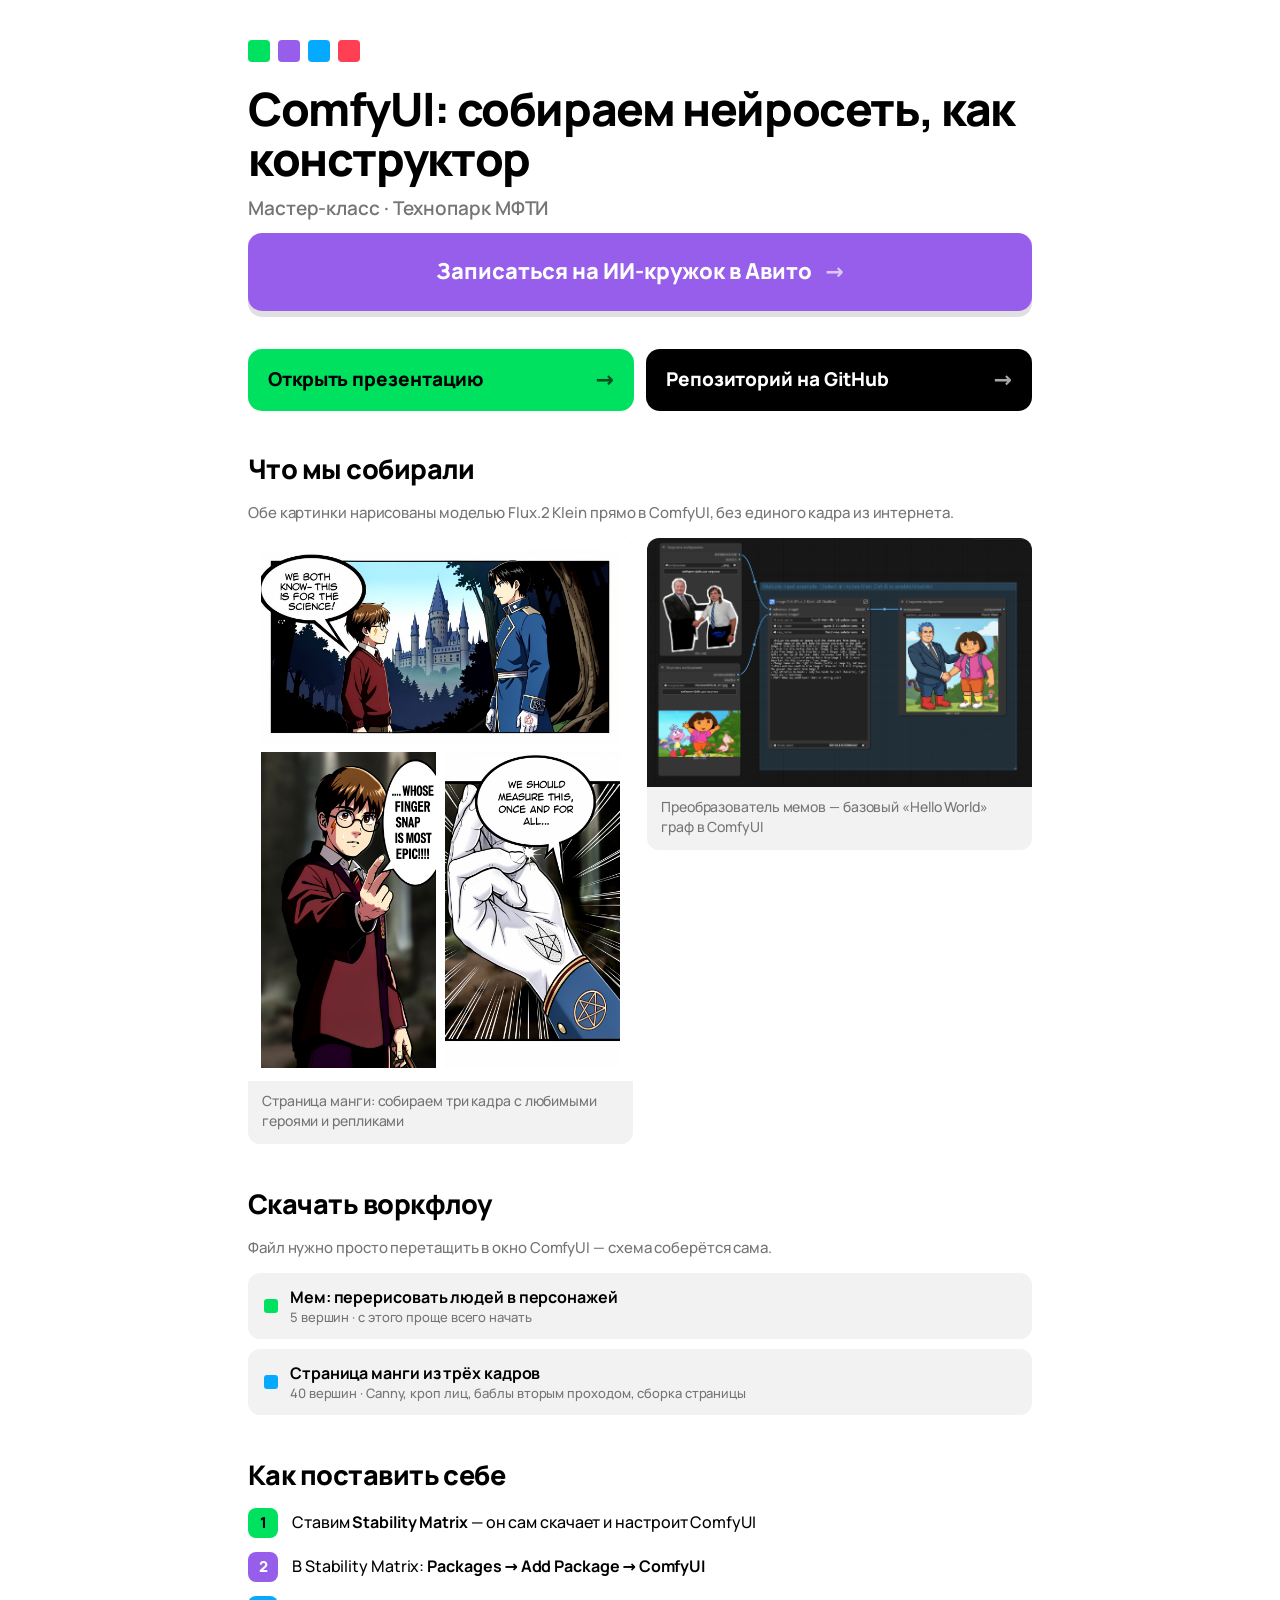
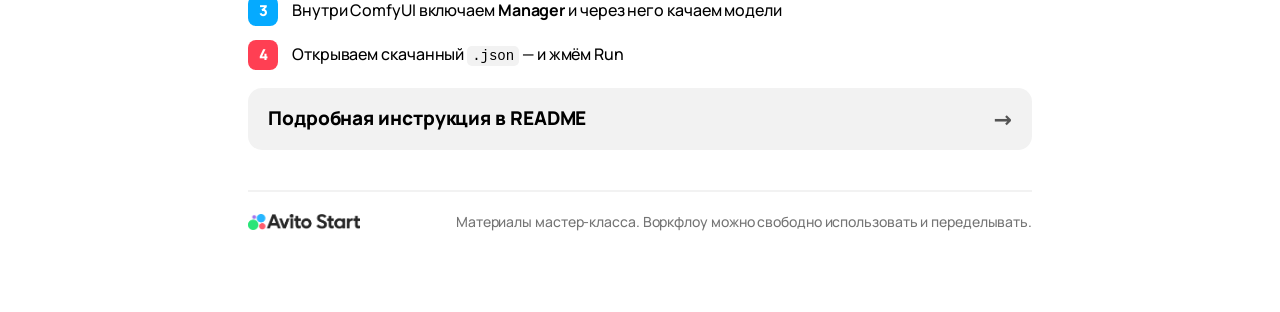
<file: index.html>
<!doctype html>
<html lang="ru">
<head>
<meta charset="utf-8">
<meta name="viewport" content="width=device-width, initial-scale=1">
<title>ComfyUI: собираем нейросеть, как конструктор</title>
<meta name="description" content="Материалы мастер-класса по ComfyUI для школьников: презентация, воркфлоу и инструкция по установке. Технопарк МФТИ.">
<meta name="theme-color" content="#00e160">
<link rel="icon" href="assets/favicon.svg" type="image/svg+xml">

<link rel="stylesheet" href="presentation/fonts/manrope.css">
<style>
:root{
  --black:#000;
  --white:#fff;
  --green:#00e160;
  --purple:#965eeb;
  --blue:#05aaff;
  --red:#ff3f53;
  --grey:#757575;
  --paper:#f2f2f2;
  --green-tint:#c9ffbf;
  --purple-tint:#dfcef3;
  --blue-tint:#badafc;
  --red-tint:#f8c1c6;
}

*{box-sizing:border-box}
html{-webkit-text-size-adjust:100%}
body{
  margin:0;
  background:var(--white);
  color:var(--black);
  font-family:"Manrope","Segoe UI",system-ui,-apple-system,sans-serif;
  font-size:17px;
  font-weight:500;
  line-height:1.45;
  letter-spacing:-.005em;
  -webkit-font-smoothing:antialiased;
}

img{max-width:100%;display:block}
a{color:inherit}

.wrap{
  width:100%;
  max-width:840px;
  margin:0 auto;
  padding:22px 18px 64px;
}

/* ---------- шапка ---------- */

.chips{display:flex;gap:8px;margin-bottom:22px}
.chips i{width:22px;height:22px;border-radius:4px;display:block}
.chips i:nth-child(1){background:var(--green)}
.chips i:nth-child(2){background:var(--purple)}
.chips i:nth-child(3){background:var(--blue)}
.chips i:nth-child(4){background:var(--red)}

h1{
  font-size:32px;
  font-weight:800;
  line-height:1.08;
  letter-spacing:-.03em;
  margin:0 0 12px;
}

.sub{
  margin:0 0 26px;
  font-size:17px;
  font-weight:600;
  color:var(--grey);
}

/* ---------- кнопки ---------- */

.actions{
  display:flex;
  flex-direction:column;
  gap:12px;
  margin-bottom:38px;
}

.btn{
  display:flex;
  align-items:center;
  justify-content:space-between;
  gap:14px;
  min-height:62px;
  padding:16px 20px;
  border-radius:14px;
  font-size:19px;
  font-weight:800;
  text-decoration:none;
  line-height:1.15;
  transition:transform .12s ease, filter .12s ease;
}

.btn:active{transform:scale(.985)}

.btn .arrow{font-size:22px;flex:0 0 auto;opacity:.65}

.btn.primary{background:var(--green);color:var(--black)}

/* большая кнопка записи на ИИ-кружок */
.cta-row{margin:10px 0 38px}
.btn.cta{
  width:100%;
  min-height:78px;
  justify-content:center;
  background:var(--purple);
  color:var(--white);
  font-size:22px;
  padding:20px 34px;
  box-shadow:0 6px 0 rgba(0,0,0,.12);
}
.btn.cta:hover{filter:brightness(1.06)}
.btn.secondary{background:var(--black);color:var(--white)}
.btn.ghost{background:var(--paper);color:var(--black)}

/* ---------- секции ---------- */

section{margin-bottom:40px}

h2{
  font-size:23px;
  font-weight:800;
  letter-spacing:-.02em;
  margin:0 0 14px;
}

p{margin:0 0 14px}
p:last-child{margin-bottom:0}

.muted{color:var(--grey)}
.small{font-size:15px}

/* ---------- галерея ---------- */

.gallery{
  display:grid;
  grid-template-columns:1fr;
  gap:14px;
}

.shot{
  border-radius:12px;
  overflow:hidden;
  background:var(--paper);
}

.shot img{width:100%;height:auto}

.shot .cap{
  padding:10px 14px 12px;
  font-size:14px;
  color:var(--grey);
}

/* ---------- список файлов ---------- */

.files{
  list-style:none;
  margin:0;
  padding:0;
  display:flex;
  flex-direction:column;
  gap:10px;
}

.files a{
  display:flex;
  align-items:center;
  gap:12px;
  padding:14px 16px;
  border-radius:12px;
  background:var(--paper);
  text-decoration:none;
  font-weight:700;
  min-height:56px;
}

.files a .what{font-size:16px;line-height:1.25}
.files a .what small{
  display:block;
  font-size:13px;
  font-weight:500;
  color:var(--grey);
  margin-top:2px;
}

.dot{width:14px;height:14px;border-radius:3px;flex:0 0 auto}
.dot.green{background:var(--green)}
.dot.purple{background:var(--purple)}
.dot.blue{background:var(--blue)}
.dot.red{background:var(--red)}

/* ---------- шаги установки ---------- */

.steps{
  list-style:none;
  margin:0 0 18px;
  padding:0;
  counter-reset:s;
  display:flex;
  flex-direction:column;
  gap:14px;
}

.steps li{
  counter-increment:s;
  display:flex;
  gap:14px;
  align-items:flex-start;
}

.steps li::before{
  content:counter(s);
  flex:0 0 auto;
  width:30px;height:30px;
  border-radius:8px;
  background:var(--black);
  color:var(--white);
  font-size:15px;
  font-weight:800;
  display:flex;align-items:center;justify-content:center;
}

.steps li:nth-child(1)::before{background:var(--green);color:var(--black)}
.steps li:nth-child(2)::before{background:var(--purple)}
.steps li:nth-child(3)::before{background:var(--blue)}
.steps li:nth-child(4)::before{background:var(--red)}

.steps .txt{padding-top:3px;font-size:16px}

code{
  font-family:ui-monospace,"Cascadia Mono",Consolas,monospace;
  font-size:.88em;
  background:var(--paper);
  border-radius:5px;
  padding:.12em .36em;
}

/* ---------- футер ---------- */

footer{
  border-top:2px solid var(--paper);
  padding-top:20px;
  display:flex;
  flex-direction:column;
  gap:14px;
}

footer img{width:112px;opacity:.85}

footer .note{font-size:14px;color:var(--grey)}

/* ---------- планшет и десктоп ---------- */

@media (min-width:640px){
  body{font-size:18px}
  .wrap{padding:40px 28px 80px}
  h1{font-size:46px}
  .sub{font-size:19px}
  .actions{flex-direction:row}
  .actions .btn{flex:1 1 0}
  h2{font-size:27px}
  .gallery{grid-template-columns:1fr 1fr;align-items:start}
  footer{flex-direction:row;align-items:center;justify-content:space-between}
}

@media (prefers-reduced-motion:reduce){
  .btn{transition:none}
}
</style>
</head>
<body>

<div class="wrap">

  <header>
    <div class="chips"><i></i><i></i><i></i><i></i></div>
    <h1>ComfyUI: собираем нейросеть, как конструктор</h1>
    <p class="sub">Мастер-класс &middot; Технопарк МФТИ</p>
  </header>

  <div class="cta-row">
    <a class="btn cta" href="https://kapitsa.center/club/ii-kruzhok-ot-avito/" target="_blank" rel="noopener">
      <span>Записаться на ИИ-кружок в Авито</span>
      <span class="arrow" aria-hidden="true">&rarr;</span>
    </a>
  </div>

  <div class="actions">
    <a class="btn primary" href="presentation.html">
      <span>Открыть презентацию</span>
      <span class="arrow" aria-hidden="true">&rarr;</span>
    </a>
    <a class="btn secondary" href="#" data-url="repoUrl">
      <span>Репозиторий на GitHub</span>
      <span class="arrow" aria-hidden="true">&rarr;</span>
    </a>
  </div>

  <section>
    <h2>Что мы собирали</h2>
    <p class="muted small">Обе картинки нарисованы моделью Flux.2&nbsp;Klein прямо в ComfyUI, без единого кадра из интернета.</p>
    <div class="gallery">
      <figure class="shot" style="margin:0">
        <img src="assets/final_page.png" alt="Готовая страница манги из трёх кадров" loading="lazy">
        <figcaption class="cap">Страница манги: собираем три кадра с любимыми героями и репликами</figcaption>
      </figure>
      <figure class="shot" style="margin:0">
        <img src="ComfyUI_Workflows/screenshots/meme_generation_workflow.png" alt="Воркфлоу генерации мема в ComfyUI" loading="lazy">
        <figcaption class="cap">Преобразователь мемов &mdash; базовый &laquo;Hello World&raquo; граф в ComfyUI</figcaption>
      </figure>
    </div>
  </section>

  <section>
    <h2>Скачать воркфлоу</h2>
    <p class="muted small">Файл нужно просто перетащить в окно ComfyUI&nbsp;&mdash; схема соберётся сама.</p>
    <ul class="files">
      <li>
        <a href="ComfyUI_Workflows/meme_generation_example_workflow.json" download>
          <span class="dot green"></span>
          <span class="what">Мем: перерисовать людей в персонажей
            <small>5 вершин &middot; с этого проще всего начать</small>
          </span>
        </a>
      </li>
      <li>
        <a href="ComfyUI_Workflows/manga_page_3_panels_v2.json" download>
          <span class="dot blue"></span>
          <span class="what">Страница манги из трёх кадров
            <small>40 вершин &middot; Canny, кроп лиц, баблы вторым проходом, сборка страницы</small>
          </span>
        </a>
      </li>
    </ul>
  </section>

  <section>
    <h2>Как поставить себе</h2>
    <ol class="steps">
      <li><span class="txt">Ставим <b>Stability Matrix</b>&nbsp;&mdash; он сам скачает и настроит ComfyUI</span></li>
      <li><span class="txt">В Stability Matrix: <b>Packages &rarr; Add Package &rarr; ComfyUI</b></span></li>
      <li><span class="txt">Внутри ComfyUI включаем <b>Manager</b> и через него качаем модели</span></li>
      <li><span class="txt">Открываем скачанный <code>.json</code>&nbsp;&mdash; и жмём Run</span></li>
    </ol>
    <a class="btn ghost" href="#" data-url="repoUrl">
      <span>Подробная инструкция в README</span>
      <span class="arrow" aria-hidden="true">&rarr;</span>
    </a>
  </section>

  <footer>
    <img src="assets/avito-start-logo.png" alt="Avito Start">
    <p class="note">Материалы мастер-класса. Воркфлоу можно свободно использовать и переделывать.</p>
  </footer>

</div>

<script src="config.js"></script>
<script>
  // подставляем ссылки из config.js
  document.querySelectorAll('[data-url]').forEach(function (el) {
    var cfg = window.WORKSHOP || {};
    var url = cfg[el.getAttribute('data-url')];
    if (url) { el.href = url; }
  });
</script>
</body>
</html>
</file>
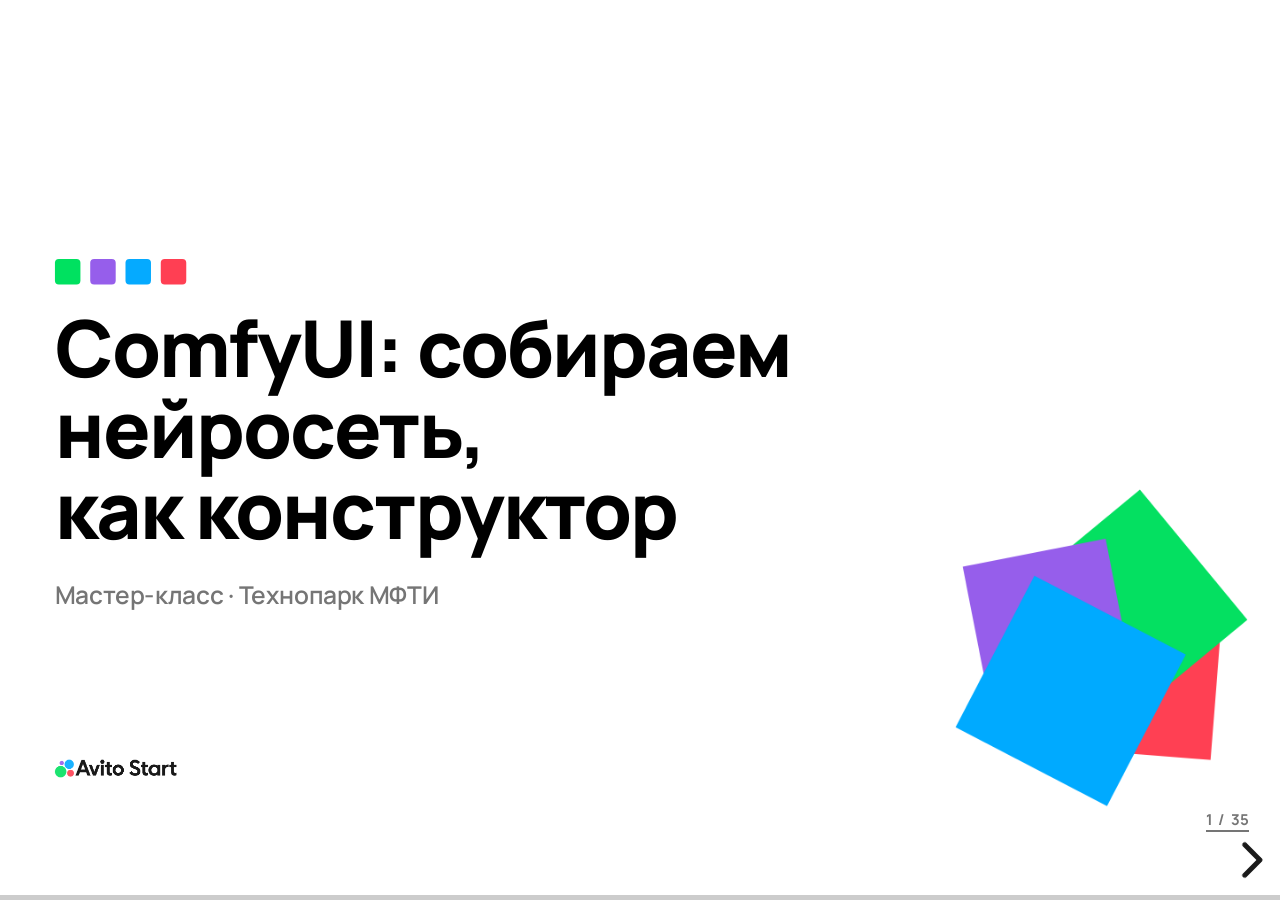
<file: presentation.html>
<!doctype html>
<html lang="ru">
<head>
<meta charset="utf-8">
<meta name="viewport" content="width=device-width, initial-scale=1, maximum-scale=1, user-scalable=no">
<title>ComfyUI: собираем нейросеть, как конструктор</title>
<meta name="description" content="Мастер-класс по ComfyUI для школьников. Технопарк МФТИ.">
<link rel="icon" href="assets/favicon.svg" type="image/svg+xml">

<link rel="stylesheet" href="presentation/reveal/dist/reset.css">
<link rel="stylesheet" href="presentation/reveal/dist/reveal.css">
<link rel="stylesheet" href="presentation/css/avito-start.css">
</head>
<body>

<div class="reveal">
<div class="slides">

<!-- ======================================================================
     ВСТУПЛЕНИЕ
     ====================================================================== -->

<!-- 1. Титул -->
<section class="title-slide">
  <div class="chiprow">
    <span class="chip green"></span>
    <span class="chip purple"></span>
    <span class="chip blue"></span>
    <span class="chip red"></span>
  </div>
  <h1>ComfyUI: собираем нейросеть,<br>как конструктор</h1>
  <p class="subtitle">Мастер-класс &middot; Технопарк МФТИ</p>
  <div class="pinwheel"></div>
  <aside class="notes">
    Поздороваться. Сегодня ничего ставить не нужно — всё показываю сам,
    ссылка на материалы будет в конце по QR.
  </aside>
</section>

<!-- 2. Вопрос в зал -->
<section class="hero">
  <div class="deco" style="right:-70px;bottom:-70px;width:440px">
    <img src="assets/template/confetti.png" alt="">
  </div>
  <p class="huge">Сколько будет корень из двух?</p>
  <aside class="notes">
    Дать залу 10–15 секунд. Кто-то скажет «1,41». Спросить: а как вы это узнали?
    Ответ — запомнили. Компьютер не запоминал: он находит это заново каждый раз.
    Переходим к демо.
  </aside>
</section>

<!-- 3. Живое демо: градиентный спуск -->
<section class="demo bare" data-background-color="#f5f7fb">
  <iframe data-src="presentation/demos/gradient.html?embed=1"
          title="Интерактивное демо: градиентный спуск ищет корень из двух"
          allowfullscreen></iframe>
  <aside class="notes">
    Начальная догадка 2.5 — жмём «Сделать шаг» несколько раз, число ползёт к 1.414.
    Потом ломаем: η = 0.15 — точку выбрасывает. η = 0.002 — ползёт вечно.
    Вывод: длина шага решает всё. Это и есть обучение.
  </aside>
</section>

<!-- 4. Вывод из демо -->
<section>
  <h2>Так учится любая нейросеть</h2>
  <div class="cards c3">
    <div class="card filled green">
      <img class="icon" src="assets/template/rocket.png" alt="">
      <div class="cap">Попробовала</div>
    </div>
    <div class="card filled red">
      <img class="icon" src="assets/template/thumb-down.png" alt="">
      <div class="cap">Промахнулась</div>
    </div>
    <div class="card filled blue">
      <img class="icon" src="assets/template/thumb-up.png" alt="">
      <div class="cap">Подвинулась ближе</div>
    </div>
  </div>
  <aside class="notes">
    Тот же цикл, что был на экране, только вместо одного числа x — миллиарды.
    Спросить: сколько шагов мы сделали до 1.41? А теперь представьте миллионы.
  </aside>
</section>

<!-- 6. Программа ИИ-кружка: титул -->
<section style="justify-content:center">
  <h1 style="margin-bottom:64px">ИИ-кружок<br>от Авито</h1>
  <p class="lead" style="max-width:540px">Работай с данными, обучай модели и решай
  олимпиадные задачи вместе с&nbsp;действующими ML-инженерами
  и&nbsp;специалистами по&nbsp;ИИ в&nbsp;Авито</p>
  <div style="position:absolute;right:60px;top:50%;transform:translateY(-50%);width:400px;height:430px">
    <img src="assets/program/img/image8.png" alt=""
         style="width:100%;border:none;box-shadow:none;background:none;margin:0">
    <span style="position:absolute;right:0;top:44px;background:var(--blue);padding:6px 16px;font-size:21px;font-weight:800;transform:rotate(-3deg)">Бесплатно</span>
    <span style="position:absolute;left:-20px;top:200px;background:var(--red);padding:6px 16px;font-size:21px;font-weight:800;transform:rotate(-3deg)">Обучение до&nbsp;2-х лет</span>
    <span style="position:absolute;left:-46px;bottom:70px;background:var(--green);padding:6px 16px;font-size:21px;font-weight:800;transform:rotate(2deg)">3&nbsp;школы-партнёра</span>
  </div>
</section>

<!-- 7. Программа ИИ-кружка: что тебя ждёт -->
<section>
  <h2>Что тебя ждёт</h2>
  <div class="cards c2">
    <div class="card">
      <img class="icon" src="assets/program/img/image6.png" alt="">
      <div class="cap">Разбор решений с&nbsp;инженерами</div>
      <div class="txt">Наши эксперты поделятся опытом и&nbsp;помогут разобраться с&nbsp;основными вопросами</div>
    </div>
    <div class="card">
      <img class="icon" src="assets/program/img/image15.png" alt="">
      <div class="cap">Защита своих решений</div>
      <div class="txt">Объясняй ход мысли, сравнивай подходы и&nbsp;обсуждай решения с&nbsp;преподавателями и&nbsp;участниками</div>
    </div>
    <div class="card">
      <img class="icon" src="assets/program/img/image12.png" alt="">
      <div class="cap">Участие в&nbsp;сборах и&nbsp;интенсивах</div>
      <div class="txt">Командные задачи и&nbsp;другие активности&nbsp;&mdash; чтобы больше практиковаться, общаться и&nbsp;заводить новых друзей</div>
    </div>
    <div class="card">
      <img class="icon" src="assets/program/img/image11.png" alt="">
      <div class="cap">Выход за&nbsp;рамки кружка</div>
      <div class="txt">При поддержке Авито участники смогут ездить на&nbsp;олимпиады, конференции и&nbsp;другие мероприятия</div>
    </div>
  </div>
</section>

<!-- 8. Программа ИИ-кружка: кому подойдёт -->
<section>
  <h2>Подойдёт ученикам</h2>
  <div class="split" style="align-items:center">
    <div class="txtcol" style="display:flex;flex-direction:column;justify-content:center;gap:36px">
      <div style="display:flex;gap:18px;align-items:flex-start">
        <img src="assets/program/img/image6.png" alt=""
             style="width:36px;margin:4px 0 0;border:none;box-shadow:none;background:none">
        <div style="font-size:25px;font-weight:600;line-height:1.35">9&ndash;11 классов, желающим углубиться в&nbsp;машинное обучение</div>
      </div>
      <div style="display:flex;gap:18px;align-items:flex-start">
        <img src="assets/program/img/image6.png" alt=""
             style="width:36px;margin:4px 0 0;border:none;box-shadow:none;background:none">
        <div style="font-size:25px;font-weight:600;line-height:1.35">Знакомым с&nbsp;Python, комбинаторикой и&nbsp;теорией вероятностей</div>
      </div>
      <div style="display:flex;gap:18px;align-items:flex-start">
        <img src="assets/program/img/image6.png" alt=""
             style="width:36px;margin:4px 0 0;border:none;box-shadow:none;background:none">
        <div style="font-size:25px;font-weight:600;line-height:1.35">Интересующимся олимпиадами по&nbsp;ИИ</div>
      </div>
    </div>
    <div class="pic"><img src="assets/program/img/image16.png" alt="Ученик за партой"></div>
  </div>
</section>

<!-- 9. Программа ИИ-кружка: что узнаешь на занятиях -->
<section>
  <h2>Что узнаешь на&nbsp;занятиях</h2>
  <div class="steps">
    <div class="step" style="align-items:center">
      <div class="n">1</div>
      <div class="body"><div class="cap">Математика для&nbsp;ML</div>
      <div class="txt">Производные, градиентный спуск и&nbsp;основы обучения моделей</div></div>
    </div>
    <div class="step" style="align-items:center">
      <div class="n">2</div>
      <div class="body"><div class="cap">Работа с&nbsp;данными</div>
      <div class="txt">EDA, поиск закономерностей, очистка и&nbsp;подготовка датасетов</div></div>
    </div>
    <div class="step" style="align-items:center">
      <div class="n">3</div>
      <div class="body"><div class="cap">Классический ML</div>
      <div class="txt">Регрессия, классификация, кластеризация, деревья решений и&nbsp;ансамбли</div></div>
    </div>
    <div class="step" style="align-items:center">
      <div class="n">4</div>
      <div class="body"><div class="cap">Нейросети</div>
      <div class="txt">Механика нейросетей, PyTorch и&nbsp;первые модели</div></div>
    </div>
    <div class="step" style="align-items:center">
      <div class="n">5</div>
      <div class="body"><div class="cap">Современный ИИ</div>
      <div class="txt">Компьютерное зрение, генерация контента и&nbsp;задачи продвинутого уровня</div></div>
    </div>
  </div>
</section>

<!-- 10. Программа ИИ-кружка: как проходит обучение -->
<section>
  <h2>Как проходит обучение</h2>
  <div style="position:absolute;right:-70px;bottom:-130px;width:420px;height:420px;background:var(--blue-tint);transform:rotate(14deg)"></div>
  <div style="position:absolute;right:10px;bottom:-70px;width:300px;height:300px;background:var(--blue);transform:rotate(14deg)"></div>
  <div class="cards c3" style="position:relative">
    <div class="card">
      <div style="display:flex;gap:14px;align-items:center">
        <div style="width:46px;height:46px;border-radius:9px;background:var(--green);display:flex;align-items:center;justify-content:center;font-size:23px;font-weight:800;flex:0 0 auto">1.</div>
        <div class="cap">Бесплатно</div>
      </div>
      <div class="txt">Участие в&nbsp;ИИ-кружке бесплатное</div>
    </div>
    <div class="card">
      <div style="display:flex;gap:14px;align-items:center">
        <div style="width:46px;height:46px;border-radius:9px;background:var(--green);display:flex;align-items:center;justify-content:center;font-size:23px;font-weight:800;flex:0 0 auto">2.</div>
        <div class="cap">Продолжительность</div>
      </div>
      <div class="txt">Для учеников 9&ndash;10 классов&nbsp;&mdash; 2&nbsp;учебных года, для 11-классников&nbsp;&mdash; 1&nbsp;год</div>
    </div>
    <div class="card">
      <div style="display:flex;gap:14px;align-items:center">
        <div style="width:46px;height:46px;border-radius:9px;background:var(--green);display:flex;align-items:center;justify-content:center;font-size:23px;font-weight:800;flex:0 0 auto">3.</div>
        <div class="cap">6&ndash;7 часов в&nbsp;неделю</div>
      </div>
      <div class="txt">2&nbsp;занятия по&nbsp;1,5&nbsp;часа и&nbsp;3&ndash;4&nbsp;часа&nbsp;&mdash; на&nbsp;самостоятельную работу</div>
    </div>
    <div class="card">
      <div style="display:flex;gap:14px;align-items:center">
        <div style="width:46px;height:46px;border-radius:9px;background:var(--green);display:flex;align-items:center;justify-content:center;font-size:23px;font-weight:800;flex:0 0 auto">4.</div>
        <div class="cap">Преимущественно очно</div>
      </div>
      <div class="txt">Занятия проходят в&nbsp;школах-партнёрах. Иногда встречаемся онлайн</div>
    </div>
    <div class="card">
      <div style="display:flex;gap:14px;align-items:center">
        <div style="width:46px;height:46px;border-radius:9px;background:var(--green);display:flex;align-items:center;justify-content:center;font-size:23px;font-weight:800;flex:0 0 auto">5.</div>
        <div class="cap">Сборы и&nbsp;другие активности</div>
      </div>
      <div class="txt">Командные проекты, защита решений, много практики и&nbsp;встречи в&nbsp;офисе Авито</div>
    </div>
  </div>
</section>

<!-- 11. Программа ИИ-кружка: как попасть -->
<section>
  <h2>Как попасть?</h2>
  <div class="split wide-left">
    <div class="steps">
      <div class="step" style="align-items:center">
        <div class="n" style="background:var(--green);color:#000">1.</div>
        <div class="body"><div class="cap">Подай заявку <span style="background:var(--green);padding:0 6px">до&nbsp;20&nbsp;сентября</span></div>
        <div class="txt">Заполни анкету с&nbsp;указанием контактной информации и&nbsp;с&nbsp;навыками, где потребуется указать текущие знания</div></div>
      </div>
      <div class="step" style="align-items:center">
        <div class="n" style="background:var(--red);color:#000">2.</div>
        <div class="body"><div class="cap">Пройди тестирование <span style="background:var(--red);padding:0 6px">23&nbsp;сентября</span></div>
        <div class="txt">Пройди очный тест по&nbsp;Python и&nbsp;математике в&nbsp;школе</div></div>
      </div>
      <div class="step" style="align-items:center">
        <div class="n" style="background:#ffd21f;color:#000">3.</div>
        <div class="body"><div class="cap">Получи приглашение на&nbsp;кружок <span style="background:#ffd21f;padding:0 6px">25&nbsp;сентября</span></div>
        <div class="txt">Пригласим тех, кто успешно справился с&nbsp;тестом, или&nbsp;вернёмся с&nbsp;обратной связью</div></div>
      </div>
    </div>
    <div class="pic">
      <div style="position:relative;width:300px">
        <div style="position:absolute;inset:-30px;background:var(--blue);transform:rotate(5deg)"></div>
        <div style="position:absolute;inset:-22px;background:var(--blue-tint);transform:rotate(-2deg)"></div>
        <img src="assets/program/img/image14.png" alt="QR-код для подачи заявки"
             style="position:relative;display:block;width:100%;padding:16px;background:#fff;border:none;box-shadow:none;margin:0">
        <div style="position:relative;text-align:center;margin-top:16px">
          <span style="display:inline-block;background:var(--red);font-size:19px;font-weight:800;padding:8px 24px">Подать заявку</span>
        </div>
      </div>
    </div>
  </div>
</section>

<!-- 5. Спикер -->
<section>
  <h2>Кто это рассказывает</h2>
  <div class="speaker">
    <div>
      <div class="role">Бэкенд-разработчик на golang &middot; Инфраструктура Авито</div>
      <div class="facts">
        <div class="fact"><span class="chip green"></span><span class="txt">Иванин Виталий</span></div>
        <div class="fact"><span class="chip purple"></span><span class="txt">Окончил магистратуру МФТИ на ФПМИ, кафедра компьютерной лингвистики, в 2022 году</span></div>
        <div class="fact"><span class="chip blue"></span><span class="txt">Активно применяю ИИ в работе, pet-проектах и хобби</span></div>
        <div class="fact"><span class="chip red"></span><span class="txt">А ещё я фанат хороших книг, манги, аниме и мастер по D&amp;D — для своих партий применяю, в том числе, генеративные модели</span></div>
      </div>
    </div>
    <div class="photo">
      <img src="assets/me2026.jpg" alt="Фотография спикера: Иванин Виталий">
    </div>
  </div>
</section>

<!-- 12. О чём поговорим -->
<section>
  <div class="deco" style="right:-10px;bottom:0;width:580px">
    <img src="assets/template/person-jump.png" alt="">
  </div>
  <h2>О чём поговорим</h2>
  <div class="numlist">
    <div class="row">
      <div class="n">1.</div>
      <div class="txt">Как модель учится рисовать</div>
    </div>
    <div class="row">
      <div class="n">2.</div>
      <div class="txt"><b>ComfyUI</b>: вершины и рёбра графа</div>
    </div>
    <div class="row">
      <div class="n">3.</div>
      <div class="txt">Делаем мем &mdash; вживую</div>
    </div>
    <div class="row">
      <div class="n">4.</div>
      <div class="txt">Собираем <b>страницу манги</b></div>
    </div>
  </div>
</section>

<!-- ======================================================================
     КАК УЧИТСЯ МОДЕЛЬ
     ====================================================================== -->

<!-- 13. Схема обучения -->
<section>
  <h2>Что происходит при обучении</h2>
  <svg class="diagram" viewBox="0 0 1200 470" preserveAspectRatio="xMidYMid meet"
       role="img" aria-label="Схема обучения генеративной модели">
    <defs>
      <marker id="ah" viewBox="0 0 10 10" refX="9" refY="5"
              markerWidth="6" markerHeight="6" orient="auto-start-reverse">
        <path d="M0,0 L10,5 L0,10 z" fill="#000"/>
      </marker>
      <marker id="ahr" viewBox="0 0 10 10" refX="9" refY="5"
              markerWidth="6" markerHeight="6" orient="auto-start-reverse">
        <path d="M0,0 L10,5 L0,10 z" fill="#ff3f53"/>
      </marker>
    </defs>

    <!-- верхний ряд: от описания до готовой картинки -->
    <rect x="0"   y="40" width="170" height="90" rx="12" fill="#badafc"/>
    <text class="lbl" x="85"  y="93">Описание</text>

    <rect x="222" y="40" width="210" height="90" rx="12" fill="#dfcef3"/>
    <text class="lbl" x="327" y="93">Text Encoder</text>

    <rect x="484" y="40" width="210" height="90" rx="12" fill="#c9ffbf"/>
    <text class="lbl" x="589" y="82">Генератор</text>
    <text class="sub" x="589" y="106">начинает с шума</text>

    <rect x="746" y="40" width="150" height="90" rx="12" fill="#dfcef3"/>
    <text class="lbl" x="821" y="93">VAE</text>

    <rect x="948" y="40" width="252" height="90" rx="12" fill="#f2f2f2"/>
    <text class="lbl" x="1074" y="93">Что вышло</text>

    <path class="flow" d="M176,85 H216" marker-end="url(#ah)"/>
    <path class="flow" d="M438,85 H478" marker-end="url(#ah)"/>
    <path class="flow" d="M700,85 H740" marker-end="url(#ah)"/>
    <path class="flow" d="M902,85 H942" marker-end="url(#ah)"/>

    <!-- нижний ряд: проверка -->
    <rect x="0"   y="300" width="260" height="90" rx="12" fill="#c9ffbf"/>
    <text class="lbl" x="130" y="341">Настоящие</text>
    <text class="lbl" x="130" y="371">картинки</text>

    <rect x="330" y="300" width="190" height="90" rx="12" fill="#f8c1c6"/>
    <text class="lbl" x="425" y="353">Критик</text>

    <rect x="575" y="300" width="190" height="90" rx="12" fill="#000000"/>
    <text class="lbl lbl-w" x="670" y="353">Ошибка</text>
    <text class="sub" x="915" y="338">L = (1/n)·Σ(y − ŷ)²</text>
    <text class="sub" x="915" y="362">функция ошибки</text>

    <path class="flow" d="M266,345 H324" marker-end="url(#ah)"/>
    <path class="flow" d="M526,345 H569" marker-end="url(#ah)"/>

    <!-- готовая картинка уходит на проверку -->
    <path class="flow" d="M1074,136 V425 H425 V396" marker-end="url(#ah)"/>
    <text class="sub" x="760" y="452">сравниваем с настоящими</text>

    <!-- ошибка возвращается в генератор -->
    <path class="back" d="M670,294 V136" marker-end="url(#ahr)"/>
    <text class="note" x="692" y="222">подкрутить веса</text>
    <text class="note" x="692" y="250">w ← w − η·∂L/∂w</text>
  </svg>
  <aside class="notes">
    Генератор рисует, критик отличает настоящее от нарисованного, ошибка возвращается
    и чуть-чуть двигает веса. Ровно тот же спуск, что был на демо.
    Text Encoder — где живёт промпт: слова превращаются в эмбеддинг, набор чисел.
    VAE — то, что переводит внутреннее представление в обычные пиксели.
    Формулы для любопытных: L — средняя квадратичная ошибка между ответом модели ŷ
    и настоящим y; обновление весов — движение против градиента, η — тот самый
    размер шага из демо.
  </aside>
</section>

<!-- ======================================================================
     COMFYUI: ВЕРШИНЫ И РЁБРА ГРАФА
     ====================================================================== -->

<!-- 14. Разделитель 01 -->
<section class="divider invert" data-background-color="#000000">
  <div class="band" style="background:var(--purple)">
    <h2>ComfyUI:<br>вершины и рёбра графа</h2>
  </div>
  <div class="sectionno" style="background:var(--green);color:#000">01</div>
</section>

<!-- 15. Что такое ComfyUI -->
<section>
  <h2>Что такое ComfyUI</h2>
  <div class="split wide-right">
    <div class="txtcol" style="display:flex;flex-direction:column;justify-content:center;align-items:center">
      <ul class="bullets">
        <li style="font-size:19px">Открытый интерфейс к&nbsp;генеративным моделям&nbsp;&mdash; Flux, Stable Diffusion и&nbsp;другим</li>
        <li style="font-size:19px">Работает локально: картинки никуда не&nbsp;уходят</li>
        <li style="font-size:19px">Воркфлоу&nbsp;&mdash; обычный <code>.json</code>: перетащил файл&nbsp;&mdash; схема собралась</li>
        <li style="font-size:19px">Бесплатно, без&nbsp;подписок и&nbsp;лимитов</li>
      </ul>
    </div>
    <div class="pic"><img src="assets/comfyui_preview.jpg" alt="Сайт ComfyUI — каталог воркфлоу"
         style="max-height:590px"></div>
  </div>
  <aside class="notes">
    Одним абзацем: ComfyUI — это программа на компьютере, которая умеет рисовать
    через локально установленные модели. Главная фишка — воркфлоу как файл:
    чужую схему можно открыть у себя одним перетаскиванием.
  </aside>
</section>

<!-- 16. Как поставить себе домой -->
<section>
  <h2>Как поставить себе домой</h2>
  <div style="display:grid;grid-template-columns:1fr 1.1fr;gap:32px;align-items:center;flex:1 1 auto;min-height:0">
    <div class="txtcol" style="display:flex;flex-direction:column;justify-content:center;align-items:center;gap:30px">
      <ul class="bullets">
        <li><b>Stability Matrix</b> сам скачает ComfyUI</li>
        <li>Внутри ComfyUI&nbsp;&mdash; <b>Manager</b> для моделей</li>
        <li>Всё считается на своей видеокарте</li>
      </ul>
      <div class="qr stack" style="align-items:center">
        <div class="code" data-qr="pagesUrl" style="width:170px;height:170px;transform:none"></div>
        <div class="cap" style="text-align:center">
          Инструкция и оба воркфлоу
          <span class="url" data-url="pagesUrl"></span>
        </div>
      </div>
    </div>
    <div class="pic"><img src="assets/stability-matrix.png" alt="Stability Matrix предлагает выбрать интерфейс — среди них ComfyUI"
         style="max-height:590px"></div>
  </div>
  <aside class="notes">
    Бесплатно, без подписок и лимитов. Картинки никуда не уходят — всё локально.
    Сказать про требования: видеокарта NVIDIA, 8 ГБ видеопамяти хватит для модели 4B.
  </aside>
</section>

<!-- 16.5 Графы обработки данных -->
<section>
  <h2>Графы обработки данных в Comfy UI</h2>
  <svg viewBox="0 0 1200 540" style="width:100%;height:auto" role="img"
       aria-label="Схема графа воркфлоу: картинка и текст проходят через TextEncoder, Diffusion Model и VAE, результат показывается на экране">
    <defs>
      <marker id="wf-arr" viewBox="0 0 10 10" refX="9" refY="5" markerWidth="7" markerHeight="7" orient="auto-start-reverse">
        <path d="M0,0 L10,5 L0,10 z" fill="#000"/>
      </marker>
    </defs>

    <!-- рёбра -->
    <g fill="none" stroke="#000" stroke-width="3">
      <path d="M240,103 C420,103 480,83 642,83" marker-end="url(#wf-arr)"/>
      <path d="M757,128 C757,180 760,200 760,232" marker-end="url(#wf-arr)"/>
      <path d="M240,433 L322,433" marker-end="url(#wf-arr)"/>
      <path d="M432,390 C432,330 520,292 638,292" marker-end="url(#wf-arr)"/>
      <path d="M880,272 C950,245 930,150 818,128" marker-end="url(#wf-arr)"/>
      <path d="M865,83 C1000,83 1068,160 1068,239" marker-end="url(#wf-arr)"/>
    </g>
    <g font-size="16" font-weight="600" fill="#757575"
       style="paint-order:stroke;stroke:#fff;stroke-width:8;stroke-linejoin:round">
      <text x="400" y="78">пиксели</text>
      <text x="744" y="185" text-anchor="end">числовое представление</text>
      <text x="468" y="300">условия</text>
      <text x="975" y="135">пиксели</text>
    </g>

    <!-- порт-точки -->
    <g fill="#fff" stroke="#000" stroke-width="2.5">
      <circle cx="240" cy="103" r="6"/>
      <circle cx="650" cy="83" r="6"/>
      <circle cx="757" cy="126" r="6"/>
      <circle cx="760" cy="235" r="6"/>
      <circle cx="240" cy="433" r="6"/>
      <circle cx="325" cy="433" r="6"/>
      <circle cx="432" cy="390" r="6"/>
      <circle cx="640" cy="292" r="6"/>
      <circle cx="880" cy="272" r="6"/>
      <circle cx="815" cy="126" r="6"/>
      <circle cx="865" cy="83" r="6"/>
      <circle cx="1070" cy="242" r="6"/>
    </g>

    <!-- вершины: заголовок-цветная плашка + тело -->
    <g font-family="Manrope, 'Segoe UI', sans-serif">
      <g transform="translate(25,60)">
        <rect width="215" height="86" rx="14" fill="#fff" stroke="#000" stroke-width="3"/>
        <path d="M0,14 a14,14 0 0 1 14,-14 h187 a14,14 0 0 1 14,14 v22 h-215 z" fill="#00e160"/>
        <text x="107" y="24" text-anchor="middle" font-size="17" font-weight="800" fill="#000">Загрузи картинку</text>
        <text x="107" y="62" text-anchor="middle" font-size="15" font-weight="500" fill="#757575">image</text>
      </g>
      <g transform="translate(25,390)">
        <rect width="215" height="86" rx="14" fill="#fff" stroke="#000" stroke-width="3"/>
        <path d="M0,14 a14,14 0 0 1 14,-14 h187 a14,14 0 0 1 14,14 v22 h-215 z" fill="#05aaff"/>
        <text x="107" y="24" text-anchor="middle" font-size="17" font-weight="800" fill="#000">Загрузи текст</text>
        <text x="107" y="62" text-anchor="middle" font-size="15" font-weight="500" fill="#757575">prompt</text>
      </g>
      <g transform="translate(325,390)">
        <rect width="215" height="86" rx="14" fill="#fff" stroke="#000" stroke-width="3"/>
        <path d="M0,14 a14,14 0 0 1 14,-14 h187 a14,14 0 0 1 14,14 v22 h-215 z" fill="#965eeb"/>
        <text x="107" y="24" text-anchor="middle" font-size="17" font-weight="800" fill="#000">Примени TextEncoder</text>
        <text x="107" y="62" text-anchor="middle" font-size="15" font-weight="500" fill="#757575">текст &rarr; условия</text>
      </g>
      <g transform="translate(640,235)">
        <rect width="240" height="100" rx="14" fill="#fff" stroke="#000" stroke-width="3"/>
        <path d="M0,14 a14,14 0 0 1 14,-14 h212 a14,14 0 0 1 14,14 v22 h-240 z" fill="#ff3f53"/>
        <text x="120" y="24" text-anchor="middle" font-size="17" font-weight="800" fill="#000">Примени Diffusion Model</text>
        <text x="120" y="56" text-anchor="middle" font-size="15" font-weight="500" fill="#757575">шум + условия &rarr;</text>
        <text x="120" y="76" text-anchor="middle" font-size="15" font-weight="500" fill="#757575">числовое представление</text>
      </g>
      <g transform="translate(650,40)">
        <rect width="215" height="86" rx="14" fill="#fff" stroke="#000" stroke-width="3"/>
        <path d="M0,14 a14,14 0 0 1 14,-14 h187 a14,14 0 0 1 14,14 v22 h-215 z" fill="#965eeb"/>
        <text x="107" y="24" text-anchor="middle" font-size="17" font-weight="800" fill="#000">Примени VAE</text>
        <text x="107" y="54" text-anchor="middle" font-size="15" font-weight="500" fill="#757575">пиксели &harr;</text>
        <text x="107" y="73" text-anchor="middle" font-size="15" font-weight="500" fill="#757575">числовое представление</text>
      </g>
      <g transform="translate(955,242)">
        <rect width="220" height="86" rx="14" fill="#fff" stroke="#000" stroke-width="3"/>
        <path d="M0,14 a14,14 0 0 1 14,-14 h192 a14,14 0 0 1 14,14 v22 h-220 z" fill="#00e160"/>
        <text x="110" y="24" text-anchor="middle" font-size="17" font-weight="800" fill="#000">Покажи изображение</text>
        <text x="110" y="62" text-anchor="middle" font-size="15" font-weight="500" fill="#757575">результат</text>
      </g>
    </g>
  </svg>
  <aside class="notes">
    Одна картинка на слайде: данные текут слева направо. Картинка кодируется
    в числовое представление, текст — в условия, диффузия рисует
    в числовом представлении, VAE раскодирует обратно в пиксели.
    Это и есть весь воркфлоу из пяти-шести вершин.
  </aside>
</section>

<!-- 17. Вершина графа -->
<section>
  <h2>Вершина графа</h2>
  <div class="split wide-left">
    <div class="pic"><img src="assets/crop_node.png" alt="Крупный план вершины «Загрузить изображение»"></div>
    <div class="txtcol">
      <ul class="bullets tight">
        <li>Название</li>
        <li>Настройки</li>
        <li>Вход слева, выход справа</li>
      </ul>
    </div>
  </div>
  <aside class="notes">
    Одна вершина — одно действие. Этот просто открывает картинку с диска.
    Показать пальцем: заголовок, крутилки, точки по бокам.
  </aside>
</section>

<!-- 18. Рёбра графа -->
<section>
  <h2>Рёбра графа</h2>
  <div class="split wide-left">
    <div class="pic"><img src="assets/crop_wires.png" alt="Рёбра между вершинами в ComfyUI"></div>
    <div class="txtcol">
      <ul class="bullets tight">
        <li>Связывают данные между вершинами</li>
        <li>Одни и те же данные можно направить во&nbsp;множество вершин одновременно</li>
      </ul>
    </div>
  </div>
  <aside class="notes">
    Показать, как тянется ребро и как один выход разводится на несколько вершин.
    Данные при этом не «расходуются» — картинка может пойти и в превью, и в следующую вершину.
  </aside>
</section>

<!-- 19. Весь воркфлоу -->
<section class="figure-full invert" data-background-color="#1e1e1e">
  <img src="ComfyUI_Workflows/screenshots/meme_generation_workflow.png"
       alt="Полный воркфлоу генерации мема в ComfyUI">
  <div class="figcap">Преобразователь мемов &mdash; всего 4 вершины!</div>
  <aside class="notes">
    Обвести взглядом три зоны: что загружаем слева, что делаем в центре, что сохраняем справа.
  </aside>
</section>

<!-- 20. Что внутри модели -->
<section>
  <h2>Что внутри модели</h2>
  <div class="cards c3">
    <div class="card filled green">
      <img class="icon" src="assets/template/bubble.png" alt="">
      <div class="cap">Переводчик</div>
      <div class="txt">TextEncoder (<code>qwen_3_4b</code>) &mdash; превращает текст в&nbsp;числа</div>
    </div>
    <div class="card filled purple">
      <img class="icon" src="assets/template/pill.png" alt="">
      <div class="cap">Художник</div>
      <div class="txt">Diffusion Model (<code>flux-2-klein-4b</code>) &mdash; основной генератор картинки (в&nbsp;виде чисел)</div>
    </div>
    <div class="card filled blue">
      <img class="icon" src="assets/template/gem.png" alt="">
      <div class="cap">Проявитель</div>
      <div class="txt">VAE (<code>flux2-vae</code>) &mdash; преобразователь численного представления в&nbsp;полноценную картинку (и&nbsp;наоборот)</div>
    </div>
  </div>
  <aside class="notes">
    Переводчик (CLIP) — слова в числа. Художник (UNET) — из шума в картинку.
    Проявитель (VAE) — из внутреннего представления в PNG.
    Это те же три коробочки, что были на схеме обучения.
  </aside>
</section>

<!-- 21. Откуда берутся модели -->
<section>
  <h2>Откуда берутся модели</h2>
  <div class="split wide-right">
    <div class="txtcol">
      <ul class="bullets tight">
        <li><code>.safetensors</code>, несколько гигабайт</li>
        <li>Качаются с <b>HuggingFace</b></li>
        <li>Каждый файл&nbsp;&mdash; в свою папку</li>
      </ul>
      <div style="margin-top:26px;font-size:16px;line-height:1.6">
        Основной файл модели:<br>
        <a href="https://huggingface.co/black-forest-labs/FLUX.2-klein-4b-fp8/tree/main"><code>flux-2-klein-4b-fp8.safetensors</code></a><br>
        Остальные файлы:<br>
        <a href="https://huggingface.co/Comfy-Org/vae-text-encorder-for-flux-klein-4b"><code>Comfy-Org/vae-text-encorder-for-flux-klein-4b</code></a>
      </div>
      <img src="assets/hf-logo-with-title.png" alt="HuggingFace"
           style="width:220px;margin-top:26px;border:none;box-shadow:none;background:none">
    </div>
    <div class="pic"><img src="ComfyUI_Workflows/screenshots/markdown_with_install_instructions.png"
                          alt="Ссылки на модели и структура папок ComfyUI"></div>
  </div>
  <aside class="notes">
    HuggingFace — площадка, где выкладывают модели; для нейросетей она примерно то же,
    чем GitHub стал для кода. Всё бесплатно, регистрация нужна не всегда.
  </aside>
</section>

<!-- 22. Подграф -->
<section>
  <h2>Подграф</h2>
  <div class="split wide-left">
    <div class="pic"><img src="assets/crop_subgraph.png" alt="Вершина-подграф Image Edit в ComfyUI"></div>
    <div class="txtcol">
      <div class="bignum">17</div>
      <p class="lead">вершин спрятано внутри этой одной</p>
      <img src="assets/template/squares.png" alt=""
           style="width:130px;margin-top:34px;border:none;box-shadow:none;background:none">
    </div>
  </div>
  <aside class="notes">
    Двойной клик — и мы внутри. Тот же приём, что функция в программировании:
    свернули кусок, чтобы не мешался.
  </aside>
</section>

<!-- ======================================================================
     ДЕМО
     ====================================================================== -->

<!-- 23. Переход к демо -->
<section class="hero invert" data-background-color="#000000">
  <div class="deco" style="right:60px;bottom:60px;width:230px">
    <img src="assets/template/play.png" alt="">
  </div>
  <p class="huge">Покажем в&nbsp;ComfyUI</p>
  <aside class="notes">
    Переключиться на окно ComfyUI. Вернуться на следующий слайд, когда закончу.
  </aside>
</section>

<!-- ======================================================================
     СТРАНИЦА МАНГИ
     ====================================================================== -->

<!-- 25. Разделитель 02 -->
<section class="divider invert" data-background-color="#000000">
  <div class="band" style="background:var(--blue)">
    <h2>А теперь &mdash;<br>целая страница манги</h2>
  </div>
  <div class="sectionno" style="background:var(--red)">02</div>
</section>

<!-- 26. Результат -->
<section class="figure-full">
  <img src="assets/final_page.png" alt="Готовая страница манги, собранная в ComfyUI">
  <div class="figcap left">1440 &times; 2032</div>
  <aside class="notes">
    Дать залу несколько секунд молча. Потом спросить, что здесь нарисовано моделью.
    Ответ — всё, ни одного кадра из интернета.
  </aside>
</section>

<!-- 27. Из чего собрана -->
<section>
  <h2>Из чего она собрана</h2>
  <div class="timeline">
    <div class="step">
      <div class="n">01</div>
      <div class="cap">Референсы</div>
      <div class="txt">Персонажи и стиль задаём картинками</div>
    </div>
    <div class="step">
      <div class="n">02</div>
      <div class="cap">Генерируем три кадра</div>
      <div class="txt">Каждый отдельно, своей частью графа</div>
    </div>
    <div class="step">
      <div class="n">03</div>
      <div class="cap">Реплики</div>
      <div class="txt">Вторым проходом добавляем каждому кадру реплику персонажа</div>
    </div>
    <div class="step">
      <div class="n">04</div>
      <div class="cap">Страница</div>
      <div class="txt">Склеиваем три кадра на белом фоне</div>
    </div>
  </div>
</section>

<!-- 28. Приём 1: Canny -->
<section>
  <h2>Приём 1: поза с фотографии</h2>
  <div class="split wide-left">
    <div class="pic"><img src="ComfyUI_Workflows/screenshots/gestures_pipeline.png"
                          alt="Пайплайн: фото руки превращается в Canny-контур"></div>
    <div class="txtcol">
      <ul class="bullets tight">
        <li>Фото &rarr; контур (<b>Canny</b>)</li>
        <li>Модель принимает на вход силуэт и применяет его к&nbsp;персонажу</li>
      </ul>
    </div>
  </div>
  <aside class="notes">
    Словами «щёлкни пальцами вот так» объяснить невозможно — пробовал, выходит каша.
    Зато можно показать картинкой. Лицо и одежду модель берёт уже с других референсов.
  </aside>
</section>

<!-- 29. Приём 2: кроп лиц -->
<section>
  <h2>Приём 2: лицо отдельно от рук</h2>
  <div class="split wide-left">
    <div class="pic"><img src="ComfyUI_Workflows/screenshots/main_character_cropping_pipeline.png"
                          alt="Пайплайн: из кадра вырезаются только лица, без рук"></div>
    <div class="txtcol">
      <ul class="bullets tight">
        <li>Вырезали только лицо</li>
        <li>Иначе могут быть галлюцинации &mdash; например копирование позы или&nbsp;жестов из&nbsp;этого входа</li>
      </ul>
    </div>
  </div>
  <aside class="notes">
    На одном из прогонов у Гарри выросла шестая рука — ровно из-за того,
    что в референс попали чужие пальцы. Вот такие хитрости и есть основная работа.
  </aside>
</section>

<!-- 30. Приём 3: реплики -->
<section>
  <h2>Приём 3: реплики вторым проходом</h2>
  <div class="split">
    <div class="pic"><img src="ComfyUI_Workflows/screenshots/text_bubbles_pipeline.png"
                          alt="Пайплайн: на готовый кадр дорисовывается речевая реплика"></div>
    <div class="txtcol">
      <ul class="bullets tight">
        <li>Сначала генерируем чистый кадр</li>
        <li>Потом сверху дорисовываем реплику</li>
      </ul>
      <img src="assets/template/bubble.png" alt=""
           style="width:150px;margin-top:34px;border:none;box-shadow:none;background:none">
    </div>
  </div>
  <aside class="notes">
    За один проход модель почти всегда пишет в реплике абракадабру.
    Вторым проходом текст задаётся дословно, и кадр не портится.
  </aside>
</section>

<!-- 31. Приём 4: сборка -->
<section>
  <h2>Приём 4: сборка страницы</h2>
  <div class="split wide-left">
    <div class="pic"><img src="ComfyUI_Workflows/screenshots/page_merging_pipeline.png"
                          alt="Пайплайн сборки страницы из трёх кадров"></div>
    <div class="txtcol">
      <ul class="bullets tight">
        <li>Лист <b>1440&times;2032</b></li>
        <li>Отступ 32&nbsp;px, поля 48&nbsp;px</li>
      </ul>
    </div>
  </div>
  <aside class="notes">
    Здесь нейросети уже нет вообще — обычная вёрстка вершинами.
    Белый лист, два стыка, поля. Всё.
  </aside>
</section>

<!-- 32. 5 против 40 -->
<section>
  <h2>Мем и страница манги</h2>
  <div class="duo">
    <div class="pane green">
      <div class="xnum">5</div>
      <div class="cap">вершин</div>
    </div>
    <div class="pane blue">
      <div class="xnum">40</div>
      <div class="cap">вершин</div>
      <div class="txt">5 групп &middot; 4 сабграфа &middot; 62 ребра</div>
    </div>
  </div>
  <aside class="notes">
    Каждая вершина в обеих схемах одинаково простая. Отличается только количество.
    Никакой магии в большой схеме нет — её собирали по кусочку.
  </aside>
</section>

<!-- 33. Честно про время -->
<section class="hero">
  <div class="deco" style="right:-20px;bottom:-10px;width:430px">
    <img src="assets/template/person-tired.png" alt="">
  </div>
  <p class="huge">На это ушёл вечер</p>
  <p class="note">Промпты переписывались, кадры перезапускались, у&nbsp;Гарри пару раз вырастала лишняя рука.</p>
  <aside class="notes">
    Важно проговорить: с первого раза не получается почти никогда.
    Это нормальная часть работы, а не признак того, что вы что-то делаете не так.
  </aside>
</section>

<!-- ======================================================================
     ФИНАЛ
     ====================================================================== -->

<!-- 34. Границы -->
<section>
  <h2>Честно о границах</h2>
  <div class="compare">
    <div class="col neutral">
      <h4><svg width="52" height="46" viewBox="0 0 52 46" aria-hidden="true" style="flex:0 0 auto">
        <path d="M26,3 L50,43 L2,43 Z" fill="#ffd21f" stroke="#000" stroke-width="3" stroke-linejoin="round"/>
        <rect x="23.5" y="15" width="5" height="15" rx="2" fill="#000"/>
        <circle cx="26" cy="36.5" r="3" fill="#000"/>
      </svg>Пока выходит плохо</h4>
      <ul class="bullets">
        <li>Мелкие детали (например жесты) &mdash; лучше передавать отдельными картинками или&nbsp;силуэтами</li>
        <li>Надписи могут галлюцинировать &mdash; лучше накладывать алгоритмом или&nbsp;вручную</li>
        <li>В&nbsp;целом качество локальных моделей на&nbsp;слабом железе сильно уступает облачным</li>
      </ul>
    </div>
    <div class="col bad" style="display:flex;flex-direction:column">
      <h4><img src="assets/template/thumb-down.png" alt="">Так делать нельзя</h4>
      <ul class="bullets">
        <li>Использовать чужие фото без&nbsp;разрешения</li>
        <li>Генерация запрещённого контента</li>
        <li>Дипфейки (выдавать генерацию за&nbsp;настоящее фото)</li>
      </ul>
      <p style="margin:auto 0 0;font-size:20px;font-weight:800;color:#000">
        &laquo;С&nbsp;великой силой приходит великая ответственность&raquo;
        &mdash;&nbsp;Бен&nbsp;Паркер&nbsp;(с)</p>
    </div>
  </div>
  <aside class="notes">
    Про руки: моделей это касается всё меньше, но проверять всё равно надо.
    Про дипфейки — коротко, без морали: за это есть реальная ответственность.
  </aside>
</section>

<!-- 35. Q&A + QR -->
<section class="qa" style="flex-direction:row;align-items:center;justify-content:space-between;gap:48px">
  <img class="qa-img" src="assets/template/qa.png" alt="Q&amp;A" style="max-height:52%;margin:0">
  <div class="qr stack" style="align-items:center;max-width:none;flex:0 0 auto">
    <div class="code" data-qr="pagesUrl" style="width:400px;height:400px;transform:none"></div>
    <div class="cap" style="text-align:center">
      <b>Презентация, оба воркфлоу и инструкция</b>
      <span class="url" data-url="pagesUrl"></span>
    </div>
  </div>
</section>

</div>
</div>

<script src="config.js"></script>
<script src="presentation/reveal/dist/reveal.js"></script>
<script src="presentation/reveal/plugin/notes/notes.js"></script>
<script src="presentation/reveal/plugin/zoom/zoom.js"></script>
<script src="presentation/js/qrcode-generator.js"></script>
<script src="presentation/js/qr.js"></script>
<script>
  Reveal.initialize({
    width: 1280,
    height: 720,
    margin: 0.02,
    minScale: 0.2,
    maxScale: 2.0,

    center: false,
    hash: true,
    slideNumber: 'c/t',
    transition: 'slide',
    transitionSpeed: 'fast',
    backgroundTransition: 'none',

    // презентация показывается с проектора — управление с клавиатуры и пультом
    controls: true,
    progress: true,
    overview: true,
    touch: true,

    plugins: [RevealNotes, RevealZoom]
  });
</script>
</body>
</html>
</file>
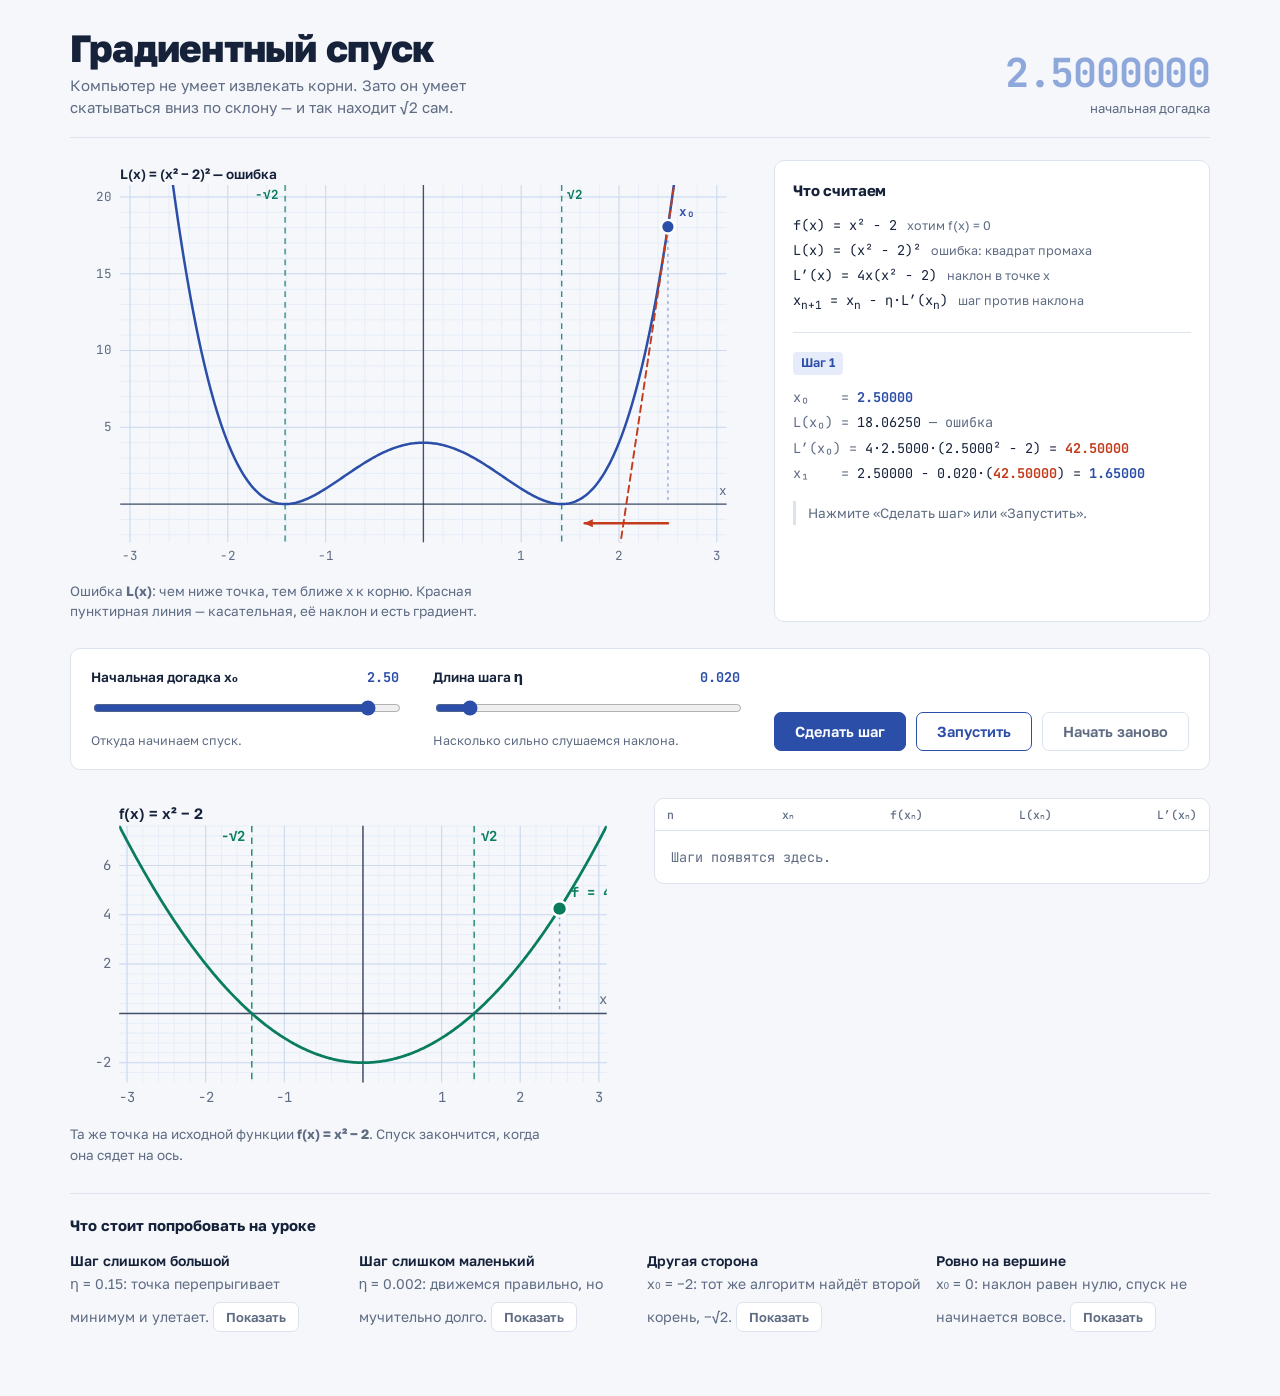
<file: presentation/demos/gradient.html>
<!DOCTYPE html>
<html lang="ru">
<head>
<meta charset="utf-8">
<meta name="viewport" content="width=device-width, initial-scale=1">
<title>Градиентный спуск: ищем √2</title>
<link rel="preconnect" href="https://fonts.googleapis.com">
<link rel="preconnect" href="https://fonts.gstatic.com" crossorigin>
<link href="https://fonts.googleapis.com/css2?family=Golos+Text:wght@400;500;600;700;800&family=JetBrains+Mono:wght@400;500;700&display=swap" rel="stylesheet">
<style>
:root{
  --paper:#f5f7fb;
  --sheet:#ffffff;
  --grid-major:#ccd9ee;
  --grid-minor:#e7eef8;
  --ink:#16223a;
  --muted:#5e6b82;
  --pen:#2b4ea8;
  --pen-fade:#8fa8dc;
  --pen-wash:#e6ecf9;
  --pencil:#c33c1c;
  --pencil-wash:#fbe8e2;
  --mint:#0a7d5f;
  --rule:#dde3ed;
  --focus:#2b4ea8;
}
@media (prefers-color-scheme: dark){
  :root:not([data-theme="light"]){
    --paper:#101622;
    --sheet:#18202e;
    --grid-major:#2a3950;
    --grid-minor:#1e2837;
    --ink:#e9eefb;
    --muted:#98a6bf;
    --pen:#7ea6ff;
    --pen-fade:#41567f;
    --pen-wash:#1e2b43;
    --pencil:#ff8a64;
    --pencil-wash:#33211c;
    --mint:#46d3a6;
    --rule:#26314699;
    --focus:#7ea6ff;
  }
}
:root[data-theme="dark"]{
  --paper:#101622;
  --sheet:#18202e;
  --grid-major:#2a3950;
  --grid-minor:#1e2837;
  --ink:#e9eefb;
  --muted:#98a6bf;
  --pen:#7ea6ff;
  --pen-fade:#41567f;
  --pen-wash:#1e2b43;
  --pencil:#ff8a64;
  --pencil-wash:#33211c;
  --mint:#46d3a6;
  --rule:#26314699;
  --focus:#7ea6ff;
}

*{box-sizing:border-box}
html,body{margin:0;padding:0}
body{
  background:var(--paper);
  color:var(--ink);
  font-family:"Golos Text","Segoe UI",system-ui,sans-serif;
  font-size:16px;
  line-height:1.5;
  -webkit-font-smoothing:antialiased;
}
.wrap{max-width:1180px;margin:0 auto;padding:28px 20px 64px}

/* ---------- шапка ---------- */
.top{
  display:flex;flex-wrap:wrap;gap:20px 32px;
  align-items:flex-end;justify-content:space-between;
  padding-bottom:18px;border-bottom:1px solid var(--rule);
}
h1{
  font-size:clamp(26px,4vw,38px);
  font-weight:800;letter-spacing:-.02em;line-height:1.05;margin:0 0 6px;
}
.sub{margin:0;color:var(--muted);max-width:46ch;font-size:15px}
.readout{text-align:right;min-width:230px;flex:0 0 auto}
.readout .num{
  font-family:"JetBrains Mono",ui-monospace,monospace;
  font-size:clamp(28px,5vw,40px);font-weight:700;
  letter-spacing:-.03em;line-height:1;white-space:nowrap;
  color:var(--pen-fade);
}
.readout .num .hit{color:var(--mint)}
.readout .num.bad{color:var(--pencil)}
.readout .cap{font-size:13px;color:var(--muted);margin-top:6px}

/* ---------- сетка страницы ---------- */
.main{display:grid;grid-template-columns:minmax(0,1.55fr) minmax(300px,1fr);gap:28px;margin-top:22px}
.lower{display:grid;grid-template-columns:minmax(0,1fr) minmax(300px,1fr);gap:28px;margin-top:28px}
@media(max-width:900px){
  .main,.lower{grid-template-columns:minmax(0,1fr)}
}

/* ---------- графики ---------- */
.plot{--fs:13px;--sw:1;display:block;width:100%;height:auto;overflow:visible}
@media(max-width:640px){.plot{--fs:19px;--sw:1.5}}
.plot text{font-family:"JetBrains Mono",ui-monospace,monospace;font-size:var(--fs);fill:var(--muted)}
.gr-min{stroke:var(--grid-minor);stroke-width:var(--sw)}
.gr-maj{stroke:var(--grid-major);stroke-width:var(--sw)}
.axis{stroke:var(--ink);stroke-width:calc(var(--sw)*1.4);opacity:.75}
.curve{fill:none;stroke:var(--pen);stroke-width:calc(var(--sw)*2.6);stroke-linecap:round;stroke-linejoin:round}
.curve-f{fill:none;stroke:var(--mint);stroke-width:calc(var(--sw)*2.6);stroke-linecap:round;stroke-linejoin:round}
.tangent{stroke:var(--pencil);stroke-width:calc(var(--sw)*2);stroke-dasharray:7 5;stroke-linecap:round}
.drop{stroke:var(--pen-fade);stroke-width:calc(var(--sw)*1.4);stroke-dasharray:3 4}
.target{stroke:var(--mint);stroke-width:calc(var(--sw)*1.4);stroke-dasharray:6 5;opacity:.85}
.plot text.target-lbl{fill:var(--mint);font-weight:700}
.trail{fill:var(--pen-fade)}
.ball{fill:var(--pen);stroke:var(--sheet);stroke-width:calc(var(--sw)*2.4)}
.ball-f{fill:var(--mint);stroke:var(--sheet);stroke-width:calc(var(--sw)*2.4)}
.plot text.ball-lbl{fill:var(--pen);font-weight:700}
.plot text.ball-lbl-f{fill:var(--mint);font-weight:700}
.arrow{stroke:var(--pencil);stroke-width:calc(var(--sw)*2.6);stroke-linecap:round}
.arw-head{fill:var(--pencil)}
.plot text.plot-title{fill:var(--ink);font-family:"Golos Text",sans-serif;font-weight:600;font-size:calc(var(--fs)*1.08)}
figure{margin:0}
figcaption{color:var(--muted);font-size:13.5px;margin-top:6px;max-width:60ch}

/* ---------- панель формул ---------- */
.panel{
  background:var(--sheet);border:1px solid var(--rule);border-radius:10px;
  padding:18px 18px 16px;
}
.panel h2{font-size:15px;font-weight:700;margin:0 0 12px;letter-spacing:-.01em}
.rules{font-family:"JetBrains Mono",ui-monospace,monospace;font-size:13.5px;line-height:1.85}
.rules .r{display:flex;gap:10px;align-items:baseline;flex-wrap:wrap}
.rules .lhs{white-space:nowrap}
.rules .note{font-family:"Golos Text",sans-serif;font-size:12.5px;color:var(--muted)}
hr.sep{border:0;border-top:1px solid var(--rule);margin:16px 0}
.stepno{
  display:inline-block;font-size:12.5px;font-weight:600;color:var(--pen);
  background:var(--pen-wash);border-radius:4px;padding:2px 8px;margin-bottom:10px;
}
.calc{font-family:"JetBrains Mono",ui-monospace,monospace;font-size:13.5px;line-height:1.9;overflow-x:auto}
.calc .line{white-space:nowrap}
.calc .k{color:var(--muted)}
.blue{color:var(--pen);font-weight:700}
.red{color:var(--pencil);font-weight:700}
.green{color:var(--mint);font-weight:700}
.status{
  margin-top:14px;font-size:13.5px;border-left:3px solid var(--rule);
  padding:2px 0 2px 12px;color:var(--muted);
}
.status.warn{border-color:var(--pencil);color:var(--pencil)}
.status.ok{border-color:var(--mint);color:var(--mint)}

/* ---------- управление ---------- */
.controls{
  margin-top:26px;padding:18px 20px;background:var(--sheet);
  border:1px solid var(--rule);border-radius:10px;
  display:flex;flex-wrap:wrap;gap:22px 34px;align-items:flex-end;
}
.ctl{flex:1 1 240px;min-width:220px}
.ctl label{display:flex;justify-content:space-between;align-items:baseline;gap:12px;font-size:13.5px;font-weight:600;margin-bottom:8px}
.ctl label .val{font-family:"JetBrains Mono",monospace;font-weight:700;color:var(--pen)}
.ctl .hint{font-size:12.5px;color:var(--muted);margin-top:7px;min-height:1.2em}
.ctl .hint.warn{color:var(--pencil)}
input[type=range]{width:100%;accent-color:var(--pen);height:22px;cursor:pointer}
.buttons{display:flex;gap:10px;flex:0 0 auto;flex-wrap:wrap}
button{
  font-family:inherit;font-size:14.5px;font-weight:600;
  padding:10px 20px;border-radius:7px;cursor:pointer;
  border:1px solid var(--pen);background:var(--sheet);color:var(--pen);
  transition:background .12s,color .12s;
}
button:hover{background:var(--pen-wash)}
button.primary{background:var(--pen);color:var(--sheet)}
button.primary:hover{opacity:.88}
button.ghost{border-color:var(--rule);color:var(--muted)}
button.ghost:hover{background:var(--pen-wash);color:var(--ink)}
button:focus-visible,input:focus-visible{outline:2px solid var(--focus);outline-offset:2px}
button:disabled{opacity:.4;cursor:not-allowed}

/* ---------- таблица ---------- */
.tablewrap{max-height:330px;overflow:auto;border:1px solid var(--rule);border-radius:10px;background:var(--sheet)}
table{border-collapse:collapse;width:100%;font-family:"JetBrains Mono",monospace;font-size:12.5px;font-variant-numeric:tabular-nums}
th,td{padding:7px 12px;text-align:right;white-space:nowrap}
th{
  position:sticky;top:0;background:var(--sheet);color:var(--muted);
  font-weight:500;font-size:11.5px;border-bottom:1px solid var(--rule);
}
td:first-child,th:first-child{text-align:left;color:var(--muted)}
tbody tr:nth-child(even){background:var(--pen-wash)}
tbody td.x{color:var(--pen);font-weight:700}
tbody td.g{color:var(--pencil)}
.empty{padding:16px;color:var(--muted);font-size:13.5px}

/* ---------- что попробовать ---------- */
.try{margin-top:28px;border-top:1px solid var(--rule);padding-top:20px}
.try h2{font-size:15px;font-weight:700;margin:0 0 14px}
.try ul{list-style:none;margin:0;padding:0;display:grid;gap:14px;grid-template-columns:repeat(auto-fit,minmax(240px,1fr))}
.try li{font-size:14px;color:var(--muted);line-height:1.5}
.try b{display:block;color:var(--ink);font-weight:600;margin-bottom:2px}
.try code{font-family:"JetBrains Mono",monospace;font-size:12.5px;color:var(--pen)}
.try button{margin-top:8px;padding:6px 12px;font-size:13px}

/* ---------- компактный режим для встраивания в слайд (?embed=1) ----------
   Включается только внутри презентации; открытая напрямую страница
   работает как раньше, со всеми блоками. */
html.embed, html.embed body{height:100%;overflow:hidden}
html.embed .wrap{max-width:none;padding:18px 26px 12px;height:100%;display:flex;flex-direction:column}
html.embed .top{padding-bottom:12px}
html.embed h1{font-size:28px;margin-bottom:4px}
html.embed .sub{font-size:14px;max-width:52ch}
html.embed .readout .num{font-size:34px}
html.embed .main{margin-top:14px;flex:1 1 auto;min-height:0}
html.embed .main figure{min-height:0;display:flex;flex-direction:column}
html.embed .main .plot{flex:1 1 auto;min-height:0}
html.embed .controls{margin-top:12px}
html.embed .lower,
html.embed .try{display:none}
</style>
<script>
  // включаем компактный режим до первой отрисовки, чтобы не было прыжка
  if (location.search.indexOf('embed') !== -1) {
    document.documentElement.className += ' embed';
  }
</script>
</head>
<body>
<div class="wrap">

  <header class="top">
    <div>
      <h1>Градиентный спуск</h1>
      <p class="sub">Компьютер не умеет извлекать корни. Зато он умеет скатываться вниз по склону — и так находит √2 сам.</p>
    </div>
    <div class="readout">
      <div class="num" id="bigNum">2.5000000</div>
      <div class="cap" id="bigCap">начальная догадка</div>
    </div>
  </header>

  <div class="main">
    <figure>
      <svg class="plot" id="lossChart" viewBox="0 0 700 430" role="img" aria-label="График функции ошибки и положение точки"></svg>
      <figcaption>Ошибка <b>L(x)</b>: чем ниже точка, тем ближе x к корню. Красная пунктирная линия — касательная, её наклон и есть градиент.</figcaption>
    </figure>

    <section class="panel" aria-live="polite">
      <h2>Что считаем</h2>
      <div class="rules">
        <div class="r"><span class="lhs">f(x) = x² − 2</span><span class="note">хотим f(x) = 0</span></div>
        <div class="r"><span class="lhs">L(x) = (x² − 2)²</span><span class="note">ошибка: квадрат промаха</span></div>
        <div class="r"><span class="lhs">L′(x) = 4x(x² − 2)</span><span class="note">наклон в точке x</span></div>
        <div class="r"><span class="lhs">x<sub>n+1</sub> = x<sub>n</sub> − η·L′(x<sub>n</sub>)</span><span class="note">шаг против наклона</span></div>
      </div>
      <hr class="sep">
      <div class="stepno" id="stepBadge">Шаг 1</div>
      <div class="calc" id="calc"></div>
      <div class="status" id="status">Нажмите «Сделать шаг».</div>
    </section>
  </div>

  <section class="controls">
    <div class="ctl">
      <label for="x0">Начальная догадка x₀ <span class="val" id="x0v">2.50</span></label>
      <input type="range" id="x0" min="-3" max="3" step="0.05" value="2.5">
      <div class="hint" id="x0hint">Откуда начинаем спуск.</div>
    </div>
    <div class="ctl">
      <label for="lr">Длина шага η <span class="val" id="lrv">0.020</span></label>
      <input type="range" id="lr" min="0.001" max="0.2" step="0.001" value="0.02">
      <div class="hint" id="lrhint">Насколько сильно слушаемся наклона.</div>
    </div>
    <div class="buttons">
      <button class="primary" id="stepBtn">Сделать шаг</button>
      <button id="playBtn">Запустить</button>
      <button class="ghost" id="resetBtn">Начать заново</button>
    </div>
  </section>

  <div class="lower">
    <figure>
      <svg class="plot" id="funcChart" viewBox="0 0 520 300" role="img" aria-label="График исходной функции и текущая точка"></svg>
      <figcaption>Та же точка на исходной функции <b>f(x) = x² − 2</b>. Спуск закончится, когда она сядет на ось.</figcaption>
    </figure>

    <div>
      <div class="tablewrap">
        <table>
          <thead><tr><th>n</th><th>xₙ</th><th>f(xₙ)</th><th>L(xₙ)</th><th>L′(xₙ)</th></tr></thead>
          <tbody id="tbody"><tr><td colspan="5" class="empty">Шаги появятся здесь.</td></tr></tbody>
        </table>
      </div>
    </div>
  </div>

  <section class="try">
    <h2>Что стоит попробовать на уроке</h2>
    <ul>
      <li><b>Шаг слишком большой</b>η = 0.15: точка перепрыгивает минимум и улетает. <button class="ghost" data-x0="2.5" data-lr="0.15">Показать</button></li>
      <li><b>Шаг слишком маленький</b>η = 0.002: движемся правильно, но мучительно долго. <button class="ghost" data-x0="2.5" data-lr="0.002">Показать</button></li>
      <li><b>Другая сторона</b>x₀ = −2: тот же алгоритм найдёт второй корень, −√2. <button class="ghost" data-x0="-2" data-lr="0.02">Показать</button></li>
      <li><b>Ровно на вершине</b>x₀ = 0: наклон равен нулю, спуск не начинается вовсе. <button class="ghost" data-x0="0" data-lr="0.02">Показать</button></li>
    </ul>
  </section>

</div>

<script>
(function(){
"use strict";

/* ===================== математика ===================== */
var SQ2 = Math.SQRT2;
function f(x){ return x*x - 2; }
function L(x){ var v = x*x - 2; return v*v; }
function dL(x){ return 4*x*(x*x - 2); }

var SUB = ["₀","₁","₂","₃","₄","₅","₆","₇","₈","₉"];
function sub(n){
  var s = String(Math.abs(Math.round(n))), out = "";
  for (var i=0;i<s.length;i++) out += SUB[+s[i]];
  return out;
}
function fmt(v, d){
  d = (d === undefined) ? 4 : d;
  if (!isFinite(v)) return "∞";
  var s;
  if (Math.abs(v) >= 1e5) s = v.toExponential(2);
  else s = v.toFixed(d);
  return s.replace("-", "−");
}

/* ===================== состояние ===================== */
var S = {
  x0: 2.5, lr: 0.02,
  x: 2.5,          // текущее устоявшееся значение
  xa: 2.5,         // анимируемое значение
  n: 0,
  rows: [],
  playing: false,
  status: "start", // start | running | diverged | stuck | done | maxed
  anim: null,
  gen: 0
};
var reduceMotion = window.matchMedia("(prefers-reduced-motion: reduce)").matches;

/* ===================== помощники SVG ===================== */
var NS = "http://www.w3.org/2000/svg";
function el(tag, attrs, parent){
  var e = document.createElementNS(NS, tag);
  if (attrs) for (var k in attrs) e.setAttribute(k, attrs[k]);
  if (parent) parent.appendChild(e);
  return e;
}
function niceStep(range, target){
  var raw = range / target;
  var mag = Math.pow(10, Math.floor(Math.log(raw)/Math.LN10));
  var norm = raw / mag, s;
  if (norm < 1.5) s = 1; else if (norm < 3.5) s = 2; else if (norm < 7.5) s = 5; else s = 10;
  return s * mag;
}
function tickLabel(v, step){
  var d = step >= 1 ? 0 : (step >= 0.1 ? 1 : 2);
  var s = v.toFixed(d);
  if (parseFloat(s) === 0) s = "0";
  return s.replace("-", "−");
}

/* ===================== построение графика ===================== */
function buildChart(svg, cfg){
  while (svg.firstChild) svg.removeChild(svg.firstChild);

  var W = cfg.W, H = cfg.H, P = cfg.pad;
  var pw = W - P.l - P.r, ph = H - P.t - P.b;
  var xmin = cfg.xmin, xmax = cfg.xmax, ymin = cfg.ymin, ymax = cfg.ymax;
  var SX = function(x){ return P.l + (x - xmin)/(xmax - xmin)*pw; };
  var SY = function(y){ return P.t + (ymax - y)/(ymax - ymin)*ph; };

  var defs = el("defs", null, svg);
  var cp = el("clipPath", {id: cfg.id + "-clip"}, defs);
  el("rect", {x:P.l, y:P.t, width:pw, height:ph}, cp);
  var mk = el("marker", {id: cfg.id + "-arw", viewBox:"0 0 10 10", refX:"8", refY:"5",
                         markerWidth:"4", markerHeight:"4", orient:"auto-start-reverse"}, defs);
  el("path", {d:"M0,1 L9,5 L0,9 z", "class":"arw-head"}, mk);

  /* сетка */
  var g = el("g", null, svg);
  var xs = niceStep(xmax - xmin, 6), ys = niceStep(ymax - ymin, 5);
  var i, v;
  for (v = Math.ceil(xmin/(xs/5))*(xs/5); v <= xmax + 1e-9; v += xs/5)
    el("line", {x1:SX(v), y1:P.t, x2:SX(v), y2:P.t+ph, "class":"gr-min"}, g);
  for (v = Math.ceil(ymin/(ys/5))*(ys/5); v <= ymax + 1e-9; v += ys/5)
    el("line", {x1:P.l, y1:SY(v), x2:P.l+pw, y2:SY(v), "class":"gr-min"}, g);
  for (v = Math.ceil(xmin/xs)*xs; v <= xmax + 1e-9; v += xs)
    el("line", {x1:SX(v), y1:P.t, x2:SX(v), y2:P.t+ph, "class":"gr-maj"}, g);
  for (v = Math.ceil(ymin/ys)*ys; v <= ymax + 1e-9; v += ys)
    el("line", {x1:P.l, y1:SY(v), x2:P.l+pw, y2:SY(v), "class":"gr-maj"}, g);

  /* подписи осей */
  for (v = Math.ceil(xmin/xs)*xs; v <= xmax + 1e-9; v += xs){
    if (Math.abs(v) < 1e-9) continue;
    el("text", {x:SX(v), y:P.t+ph+18, "text-anchor":"middle"}, g).textContent = tickLabel(v, xs);
  }
  for (v = Math.ceil(ymin/ys)*ys; v <= ymax + 1e-9; v += ys){
    if (Math.abs(v) < 1e-9) continue;
    el("text", {x:P.l-8, y:SY(v)+4, "text-anchor":"end"}, g).textContent = tickLabel(v, ys);
  }

  /* цели: ±√2 */
  var tg = el("g", {"clip-path":"url(#"+cfg.id+"-clip)"}, svg);
  [SQ2, -SQ2].forEach(function(r){
    if (r < xmin || r > xmax) return;
    el("line", {x1:SX(r), y1:P.t, x2:SX(r), y2:P.t+ph, "class":"target"}, tg);
  });
  if (SQ2 <= xmax)
    el("text", {x:SX(SQ2)+6, y:P.t+14, "class":"target-lbl"}, svg).textContent = "√2";
  if (-SQ2 >= xmin)
    el("text", {x:SX(-SQ2)-6, y:P.t+14, "text-anchor":"end", "class":"target-lbl"}, svg).textContent = "−√2";

  /* оси */
  if (ymin < 0 && ymax > 0) el("line", {x1:P.l, y1:SY(0), x2:P.l+pw, y2:SY(0), "class":"axis"}, svg);
  if (xmin < 0 && xmax > 0) el("line", {x1:SX(0), y1:P.t, x2:SX(0), y2:P.t+ph, "class":"axis"}, svg);
  el("text", {x:P.l+pw, y:SY(0)-9, "text-anchor":"end"}, svg).textContent = "x";

  /* кривая */
  var d = "", N = 400;
  for (i = 0; i <= N; i++){
    var xx = xmin + (xmax - xmin)*i/N;
    var yy = cfg.fn(xx);
    if (yy > ymax + (ymax-ymin)) yy = ymax + (ymax-ymin);
    if (yy < ymin - (ymax-ymin)) yy = ymin - (ymax-ymin);
    d += (i ? "L" : "M") + SX(xx).toFixed(2) + " " + SY(yy).toFixed(2) + " ";
  }
  var clipG = el("g", {"clip-path":"url(#"+cfg.id+"-clip)"}, svg);
  el("path", {d:d, "class": cfg.curveClass}, clipG);

  /* заголовок графика */
  el("text", {x:P.l, y:P.t-6, "class":"plot-title"}, svg).textContent = cfg.title;

  /* динамические слои */
  var dyn = el("g", {"clip-path":"url(#"+cfg.id+"-clip)"}, svg);
  var trail = el("g", {"class":"trail"}, dyn);
  var tangent = el("line", {"class":"tangent", opacity:0}, dyn);
  var arrow = el("line", {"class":"arrow", opacity:0,
                          "marker-end":"url(#"+cfg.id+"-arw)"}, dyn);
  var drop = el("line", {"class":"drop"}, dyn);
  var ball = el("circle", {r:7, "class": cfg.ballClass}, dyn);
  var lbl  = el("text", {"class": cfg.lblClass}, dyn);

  return {
    SX:SX, SY:SY, xmin:xmin, xmax:xmax, ymin:ymin, ymax:ymax, P:P, pw:pw, ph:ph,
    trail:trail, tangent:tangent, arrow:arrow, drop:drop, ball:ball, lbl:lbl
  };
}

/* ===================== виды ===================== */
var lossSvg = document.getElementById("lossChart");
var funcSvg = document.getElementById("funcChart");
var lossC = null, funcC = null;

function rebuild(){
  var span = Math.max(2.5, Math.abs(S.x0) + 0.6);
  var ytop = Math.max(5, L(S.x0) * 1.15);

  lossC = buildChart(lossSvg, {
    id:"loss", W:700, H:430, pad:{l:52,r:20,t:26,b:34},
    xmin:-span, xmax:span, ymin:-ytop*0.12, ymax:ytop,
    fn:L, curveClass:"curve", ballClass:"ball", lblClass:"ball-lbl",
    title:"L(x) = (x² − 2)²  —  ошибка"
  });

  var fmax = Math.max(2.5, f(span));
  funcC = buildChart(funcSvg, {
    id:"func", W:520, H:300, pad:{l:46,r:18,t:26,b:34},
    xmin:-span, xmax:span, ymin:-2.8, ymax:fmax,
    fn:f, curveClass:"curve-f", ballClass:"ball-f", lblClass:"ball-lbl-f",
    title:"f(x) = x² − 2"
  });
  drawDynamic();
}

function drawDynamic(){
  var x = S.xa;
  var visited = S.rows.map(function(r){ return r.x; });

  /* --- график ошибки --- */
  var c = lossC;
  var cx = c.SX(clamp(x, c.xmin, c.xmax)), cy = c.SY(clamp(L(x), c.ymin, c.ymax));
  c.ball.setAttribute("cx", cx);
  c.ball.setAttribute("cy", cy);
  c.drop.setAttribute("x1", cx); c.drop.setAttribute("y1", cy);
  c.drop.setAttribute("x2", cx); c.drop.setAttribute("y2", c.SY(0));
  c.lbl.setAttribute("x", cx + 11);
  c.lbl.setAttribute("y", cy - 11);
  c.lbl.textContent = "x" + sub(S.n);

  /* касательная */
  var g = dL(x), y0 = L(x);
  var span2 = Math.min((c.xmax - c.xmin) * 0.26,
                       (c.ymax - c.ymin) / Math.max(Math.abs(g), 1e-9));
  c.tangent.setAttribute("opacity", S.status === "diverged" ? 0 : 1);
  c.tangent.setAttribute("x1", c.SX(x - span2));
  c.tangent.setAttribute("y1", c.SY(y0 - g*span2));
  c.tangent.setAttribute("x2", c.SX(x + span2));
  c.tangent.setAttribute("y2", c.SY(y0 + g*span2));

  /* стрелка следующего шага по оси x */
  var nx = x - S.lr * g;
  if (S.status === "diverged" || Math.abs(nx - x) < 1e-4){
    c.arrow.setAttribute("opacity", 0);
  } else {
    c.arrow.setAttribute("opacity", 1);
    c.arrow.setAttribute("x1", c.SX(clamp(x, c.xmin, c.xmax)));
    c.arrow.setAttribute("y1", c.SY(c.ymin*0.5));
    c.arrow.setAttribute("x2", c.SX(clamp(nx, c.xmin, c.xmax)));
    c.arrow.setAttribute("y2", c.SY(c.ymin*0.5));
  }

  /* след */
  while (c.trail.firstChild) c.trail.removeChild(c.trail.firstChild);
  visited.forEach(function(vx, i){
    if (vx < c.xmin || vx > c.xmax) return;
    el("circle", {cx:c.SX(vx), cy:c.SY(clamp(L(vx), c.ymin, c.ymax)),
                  r:3.5, opacity: 0.25 + 0.6*(i+1)/visited.length}, c.trail);
  });

  /* --- график функции --- */
  var k = funcC;
  var kx = k.SX(clamp(x, k.xmin, k.xmax)), ky = k.SY(clamp(f(x), k.ymin, k.ymax));
  k.ball.setAttribute("cx", kx);
  k.ball.setAttribute("cy", ky);
  k.drop.setAttribute("x1", kx); k.drop.setAttribute("y1", ky);
  k.drop.setAttribute("x2", kx); k.drop.setAttribute("y2", k.SY(0));
  k.lbl.setAttribute("x", kx + 11);
  k.lbl.setAttribute("y", ky + (f(x) >= 0 ? -11 : 18));
  k.lbl.textContent = "f = " + fmt(f(x), 3);
  k.tangent.setAttribute("opacity", 0);
  k.arrow.setAttribute("opacity", 0);
  while (k.trail.firstChild) k.trail.removeChild(k.trail.firstChild);
}

function clamp(v, a, b){ return v < a ? a : (v > b ? b : v); }

/* ===================== текстовые панели ===================== */
var calcBox   = document.getElementById("calc");
var badge     = document.getElementById("stepBadge");
var statusBox = document.getElementById("status");
var bigNum    = document.getElementById("bigNum");
var bigCap    = document.getElementById("bigCap");

function esc(s){ return String(s).replace(/&/g,"&amp;").replace(/</g,"&lt;"); }

function renderPanel(){
  var x = S.x, n = S.n;
  var g = dL(x), nx = x - S.lr*g;
  var inner = x*x - 2;

  badge.textContent = "Шаг " + (n + 1);

  if (S.status === "diverged"){
    calcBox.innerHTML =
      '<div class="line"><span class="k">x' + sub(n) + ' = </span><span class="red">' + fmt(x, 2) + '</span></div>' +
      '<div class="line"><span class="k">точка вылетела за пределы графика</span></div>';
  } else {
    var L1 = '<div class="line"><span class="k">x' + sub(n) + '&nbsp;&nbsp;&nbsp;&nbsp;= </span><span class="blue">' + fmt(x, 5) + '</span></div>';
    var L2 = '<div class="line"><span class="k">L(x' + sub(n) + ')&nbsp;= </span>' + fmt(L(x), 5) + ' <span class="k">— ошибка</span></div>';
    var L3 = '<div class="line"><span class="k">L′(x' + sub(n) + ') = </span>4·' + fmt(x,4) + '·(' + fmt(x,4) + '² − 2) = <span class="red">' + fmt(g, 5) + '</span></div>';
    var L4 = '<div class="line"><span class="k">x' + sub(n+1) + '&nbsp;&nbsp;&nbsp;&nbsp;= </span>' + fmt(x,5) + ' − ' + fmt(S.lr,3) + '·(<span class="red">' + fmt(g,5) + '</span>) = <span class="blue">' + fmt(nx, 5) + '</span></div>';
    calcBox.innerHTML = L1 + L2 + L3 + L4;
  }

  /* большое число сверху */
  var target = x < 0 ? -SQ2 : SQ2;
  var xs = fmt(x, 7), ts = fmt(target, 7);
  if (S.status === "diverged" || !isFinite(x)){
    bigNum.className = "num bad";
    bigNum.textContent = fmt(x, 2);
    bigCap.textContent = "спуск разошёлся";
  } else {
    var m = 0;
    while (m < xs.length && m < ts.length && xs[m] === ts[m]) m++;
    var digits = 0;
    for (var i = 0; i < m; i++) if (/[0-9]/.test(xs[i])) digits++;
    var afterDot = Math.max(0, digits - 1);
    bigNum.className = "num";
    bigNum.innerHTML = '<span class="hit">' + esc(xs.slice(0, m)) + '</span>' + esc(xs.slice(m));
    bigCap.textContent = S.n === 0
      ? "начальная догадка"
      : (afterDot >= 7 ? "совпало с √2 полностью" : "верных знаков после запятой: " + afterDot);
  }

  /* статус */
  var cls = "status", msg;
  if (S.status === "diverged"){
    cls += " warn";
    msg = "Шаг слишком большой: точка перепрыгнула минимум и улетела. Уменьшите η.";
  } else if (S.status === "stuck"){
    cls += " warn";
    msg = "Наклон равен нулю — спуск остановился, хотя мы не в минимуме. Сдвиньте x₀.";
  } else if (S.status === "maxed"){
    msg = "300 шагов пройдено. При таком маленьком η спуск идёт очень медленно — увеличьте шаг.";
  } else if (S.status === "done"){
    cls += " ok";
    msg = "Готово: ошибка практически ноль, x совпал с √2.";
  } else if (Math.abs(g) < 1e-9 && S.n === 0){
    cls += " warn";
    msg = "В этой точке наклон нулевой — спуск не сдвинется с места.";
  } else if (S.lr > 0.125){
    cls += " warn";
    msg = "η > 0.125: около корня шаги станут расходиться. Хороший повод посмотреть, что будет.";
  } else if (S.n === 0){
    msg = "Нажмите «Сделать шаг» или «Запустить».";
  } else {
    msg = "До √2 осталось " + fmt(Math.abs(Math.abs(x) - SQ2), 6) + ".";
  }
  statusBox.className = cls;
  statusBox.textContent = msg;
}

var tbody = document.getElementById("tbody");
function renderTable(){
  if (!S.rows.length){
    tbody.innerHTML = '<tr><td colspan="5" class="empty">Шаги появятся здесь.</td></tr>';
    return;
  }
  var html = "";
  for (var i = 0; i < S.rows.length; i++){
    var r = S.rows[i];
    html += "<tr><td>" + r.n + "</td>" +
            '<td class="x">' + fmt(r.x, 5) + "</td>" +
            "<td>" + fmt(f(r.x), 5) + "</td>" +
            "<td>" + fmt(L(r.x), 5) + "</td>" +
            '<td class="g">' + fmt(r.g, 4) + "</td></tr>";
  }
  tbody.innerHTML = html;
  var w = tbody.parentNode.parentNode;
  w.scrollTop = w.scrollHeight;
}

/* ===================== шаг и анимация ===================== */
function canStep(){
  return S.status !== "diverged" && S.status !== "stuck" &&
         S.status !== "done" && S.status !== "maxed" && !S.anim;
}

function doStep(){
  if (!canStep()) return false;
  var x = S.x, g = dL(x);

  if (Math.abs(g) < 1e-10){
    S.status = (Math.abs(L(x)) < 1e-10) ? "done" : "stuck";
    renderPanel(); syncButtons();
    return false;
  }

  var nx = x - S.lr * g;
  S.rows.push({n:S.n, x:x, g:g});
  S.n += 1;

  if (!isFinite(nx) || Math.abs(nx) > 1e4){
    S.x = nx; S.xa = Math.sign(nx || 1) * 1e4;
    S.status = "diverged";
    stopPlay(); renderPanel(); renderTable(); drawDynamic(); syncButtons();
    return false;
  }

  animate(x, nx, function(){
    S.x = nx;
    if (Math.abs(Math.abs(nx) - SQ2) < 1e-7) S.status = "done";
    else if (S.n >= 300) S.status = "maxed";
    else S.status = "running";
    renderPanel(); renderTable(); syncButtons();
    if (S.playing && canStep()) S.anim = setTimeout(function(){ S.anim = null; doStep(); }, 380);
    else if (S.playing) stopPlay();
  });
  renderTable();
  return true;
}

function animate(from, to, done){
  if (reduceMotion){ S.xa = to; drawDynamic(); done(); return; }
  var t0 = performance.now(), dur = 620, myGen = S.gen;
  S.anim = true;
  function frame(t){
    if (myGen !== S.gen) return;            // состояние сброшено — кадр устарел
    var p = Math.min(1, (t - t0)/dur);
    var e = p < 0.5 ? 4*p*p*p : 1 - Math.pow(-2*p + 2, 3)/2;
    S.xa = from + (to - from)*e;
    drawDynamic();
    if (p < 1) requestAnimationFrame(frame);
    else { S.anim = null; S.xa = to; drawDynamic(); done(); }
  }
  requestAnimationFrame(frame);
}

function reset(){
  S.gen += 1;
  if (S.anim && typeof S.anim !== "boolean") clearTimeout(S.anim);
  S.anim = null;
  stopPlay();
  S.x = S.x0; S.xa = S.x0; S.n = 0; S.rows = []; S.status = "start";
  rebuild(); renderPanel(); renderTable(); syncButtons();
}

/* ===================== управление ===================== */
var stepBtn = document.getElementById("stepBtn");
var playBtn = document.getElementById("playBtn");
var resetBtn = document.getElementById("resetBtn");
var x0Inp = document.getElementById("x0"), lrInp = document.getElementById("lr");
var x0Val = document.getElementById("x0v"), lrVal = document.getElementById("lrv");
var lrHint = document.getElementById("lrhint"), x0Hint = document.getElementById("x0hint");

function startPlay(){
  if (!canStep()) return;
  S.playing = true; syncButtons(); doStep();
}
function stopPlay(){
  S.playing = false;
  if (S.anim && typeof S.anim !== "boolean"){ clearTimeout(S.anim); S.anim = null; }
  syncButtons();
}
function syncButtons(){
  playBtn.textContent = S.playing ? "Пауза" : "Запустить";
  var dead = (S.status === "diverged" || S.status === "stuck" ||
              S.status === "done" || S.status === "maxed");
  stepBtn.disabled = dead;
  playBtn.disabled = dead;
}

stepBtn.addEventListener("click", function(){ stopPlay(); doStep(); });
playBtn.addEventListener("click", function(){ S.playing ? stopPlay() : startPlay(); });
resetBtn.addEventListener("click", reset);

x0Inp.addEventListener("input", function(){
  S.x0 = parseFloat(x0Inp.value);
  x0Val.textContent = S.x0.toFixed(2).replace("-", "−");
  x0Hint.textContent = Math.abs(S.x0) < 1e-9
    ? "Ровно на вершине: наклон нулевой."
    : (S.x0 < 0 ? "Слева от нуля — придём к −√2." : "Справа от нуля — придём к √2.");
  reset();
});
lrInp.addEventListener("input", function(){
  S.lr = parseFloat(lrInp.value);
  lrVal.textContent = S.lr.toFixed(3);
  if (S.lr > 0.125){ lrHint.className = "hint warn"; lrHint.textContent = "Слишком большой шаг: спуск разойдётся."; }
  else if (S.lr < 0.006){ lrHint.className = "hint"; lrHint.textContent = "Очень осторожно — понадобится много шагов."; }
  else { lrHint.className = "hint"; lrHint.textContent = "Насколько сильно слушаемся наклона."; }
  renderPanel(); drawDynamic();
});

Array.prototype.forEach.call(document.querySelectorAll(".try button"), function(b){
  b.addEventListener("click", function(){
    x0Inp.value = b.getAttribute("data-x0");
    lrInp.value = b.getAttribute("data-lr");
    lrInp.dispatchEvent(new Event("input"));
    x0Inp.dispatchEvent(new Event("input"));
    document.querySelector(".controls").scrollIntoView({behavior: reduceMotion ? "auto" : "smooth", block:"center"});
    setTimeout(startPlay, 500);
  });
});

document.addEventListener("keydown", function(e){
  var t = e.target.tagName;
  if (t === "INPUT" || t === "BUTTON") return;
  if (e.code === "Space" || e.code === "Enter"){ e.preventDefault(); stopPlay(); doStep(); }
});

var rt;
window.addEventListener("resize", function(){
  clearTimeout(rt);
  rt = setTimeout(function(){ rebuild(); }, 150);
});

/* старт */
reset();
})();
</script>
</body>
</html>
</file>
<file: presentation/fonts/manrope.css>
/* Manrope — variable weight 400..800, локальная копия (Google Fonts, OFL) */

@font-face {
  font-family: 'Manrope';
  font-style: normal;
  font-weight: 400 800;
  font-display: swap;
  src: url(manrope-cyrillic.woff2) format('woff2');
  unicode-range: U+0301, U+0400-045F, U+0490-0491, U+04B0-04B1, U+2116;
}

@font-face {
  font-family: 'Manrope';
  font-style: normal;
  font-weight: 400 800;
  font-display: swap;
  src: url(manrope-latin-ext.woff2) format('woff2');
  unicode-range: U+0100-02BA, U+02BD-02C5, U+02C7-02CC, U+02CE-02D7, U+02DD-02FF, U+0304, U+0308, U+0329, U+1D00-1DBF, U+1E00-1E9F, U+1EF2-1EFF, U+2020, U+20A0-20AB, U+20AD-20C0, U+2113, U+2C60-2C7F, U+A720-A7FF;
}

@font-face {
  font-family: 'Manrope';
  font-style: normal;
  font-weight: 400 800;
  font-display: swap;
  src: url(manrope-latin.woff2) format('woff2');
  unicode-range: U+0000-00FF, U+0131, U+0152-0153, U+02BB-02BC, U+02C6, U+02DA, U+02DC, U+0304, U+0308, U+0329, U+2000-206F, U+20AC, U+2122, U+2191, U+2193, U+2212, U+2215, U+FEFF, U+FFFD;
}
</file>
<file: presentation/reveal/dist/reveal.css>
/**
 * reveal.js 5.2.0
 * https://revealjs.com
 * MIT licensed
 *
 * Copyright (C) 2011-2024 Hakim El Hattab, https://hakim.se
 */

.reveal .r-stretch,.reveal .stretch{max-width:none;max-height:none}.reveal pre.r-stretch code,.reveal pre.stretch code{height:100%;max-height:100%;box-sizing:border-box}.reveal .r-fit-text{display:inline-block;white-space:nowrap}.reveal .r-stack{display:grid;grid-template-rows:100%}.reveal .r-stack>*{grid-area:1/1;margin:auto}.reveal .r-hstack,.reveal .r-vstack{display:flex}.reveal .r-hstack img,.reveal .r-hstack video,.reveal .r-vstack img,.reveal .r-vstack video{min-width:0;min-height:0;object-fit:contain}.reveal .r-vstack{flex-direction:column;align-items:center;justify-content:center}.reveal .r-hstack{flex-direction:row;align-items:center;justify-content:center}.reveal .items-stretch{align-items:stretch}.reveal .items-start{align-items:flex-start}.reveal .items-center{align-items:center}.reveal .items-end{align-items:flex-end}.reveal .justify-between{justify-content:space-between}.reveal .justify-around{justify-content:space-around}.reveal .justify-start{justify-content:flex-start}.reveal .justify-center{justify-content:center}.reveal .justify-end{justify-content:flex-end}html.reveal-full-page{width:100%;height:100%;height:100vh;height:calc(var(--vh,1vh) * 100);height:100dvh;overflow:hidden}.reveal-viewport{height:100%;overflow:hidden;position:relative;line-height:1;margin:0;background-color:#fff;color:#000;--r-controls-spacing:12px;--r-overlay-header-height:40px;--r-overlay-margin:0px;--r-overlay-padding:6px;--r-overlay-gap:5px}@media screen and (max-width:1024px),(max-height:768px){.reveal-viewport{--r-overlay-header-height:26px}}.reveal-viewport:fullscreen{top:0!important;left:0!important;width:100%!important;height:100%!important;transform:none!important}.reveal .fragment{transition:all .2s ease}.reveal .fragment:not(.custom){opacity:0;visibility:hidden;will-change:opacity}.reveal .fragment.visible{opacity:1;visibility:inherit}.reveal .fragment.disabled{transition:none}.reveal .fragment.grow{opacity:1;visibility:inherit}.reveal .fragment.grow.visible{transform:scale(1.3)}.reveal .fragment.shrink{opacity:1;visibility:inherit}.reveal .fragment.shrink.visible{transform:scale(.7)}.reveal .fragment.zoom-in{transform:scale(.1)}.reveal .fragment.zoom-in.visible{transform:none}.reveal .fragment.fade-out{opacity:1;visibility:inherit}.reveal .fragment.fade-out.visible{opacity:0;visibility:hidden}.reveal .fragment.semi-fade-out{opacity:1;visibility:inherit}.reveal .fragment.semi-fade-out.visible{opacity:.5;visibility:inherit}.reveal .fragment.strike{opacity:1;visibility:inherit}.reveal .fragment.strike.visible{text-decoration:line-through}.reveal .fragment.fade-up{transform:translate(0,40px)}.reveal .fragment.fade-up.visible{transform:translate(0,0)}.reveal .fragment.fade-down{transform:translate(0,-40px)}.reveal .fragment.fade-down.visible{transform:translate(0,0)}.reveal .fragment.fade-right{transform:translate(-40px,0)}.reveal .fragment.fade-right.visible{transform:translate(0,0)}.reveal .fragment.fade-left{transform:translate(40px,0)}.reveal .fragment.fade-left.visible{transform:translate(0,0)}.reveal .fragment.current-visible,.reveal .fragment.fade-in-then-out{opacity:0;visibility:hidden}.reveal .fragment.current-visible.current-fragment,.reveal .fragment.fade-in-then-out.current-fragment{opacity:1;visibility:inherit}.reveal .fragment.fade-in-then-semi-out{opacity:0;visibility:hidden}.reveal .fragment.fade-in-then-semi-out.visible{opacity:.5;visibility:inherit}.reveal .fragment.fade-in-then-semi-out.current-fragment{opacity:1;visibility:inherit}.reveal .fragment.highlight-blue,.reveal .fragment.highlight-current-blue,.reveal .fragment.highlight-current-green,.reveal .fragment.highlight-current-red,.reveal .fragment.highlight-green,.reveal .fragment.highlight-red{opacity:1;visibility:inherit}.reveal .fragment.highlight-red.visible{color:#ff2c2d}.reveal .fragment.highlight-green.visible{color:#17ff2e}.reveal .fragment.highlight-blue.visible{color:#1b91ff}.reveal .fragment.highlight-current-red.current-fragment{color:#ff2c2d}.reveal .fragment.highlight-current-green.current-fragment{color:#17ff2e}.reveal .fragment.highlight-current-blue.current-fragment{color:#1b91ff}.reveal:after{content:"";font-style:italic}.reveal iframe{z-index:1}.reveal a{position:relative}@keyframes bounce-right{0%,10%,25%,40%,50%{transform:translateX(0)}20%{transform:translateX(10px)}30%{transform:translateX(-5px)}}@keyframes bounce-left{0%,10%,25%,40%,50%{transform:translateX(0)}20%{transform:translateX(-10px)}30%{transform:translateX(5px)}}@keyframes bounce-down{0%,10%,25%,40%,50%{transform:translateY(0)}20%{transform:translateY(10px)}30%{transform:translateY(-5px)}}.reveal .controls{display:none;position:absolute;top:auto;bottom:var(--r-controls-spacing);right:var(--r-controls-spacing);left:auto;z-index:11;color:#000;pointer-events:none;font-size:10px}.reveal .controls button{position:absolute;padding:0;background-color:transparent;border:0;outline:0;cursor:pointer;color:currentColor;transform:scale(.9999);transition:color .2s ease,opacity .2s ease,transform .2s ease;z-index:2;pointer-events:auto;font-size:inherit;visibility:hidden;opacity:0;-webkit-appearance:none;-webkit-tap-highlight-color:transparent}.reveal .controls .controls-arrow:after,.reveal .controls .controls-arrow:before{content:"";position:absolute;top:0;left:0;width:2.6em;height:.5em;border-radius:.25em;background-color:currentColor;transition:all .15s ease,background-color .8s ease;transform-origin:.2em 50%;will-change:transform}.reveal .controls .controls-arrow{position:relative;width:3.6em;height:3.6em}.reveal .controls .controls-arrow:before{transform:translateX(.5em) translateY(1.55em) rotate(45deg)}.reveal .controls .controls-arrow:after{transform:translateX(.5em) translateY(1.55em) rotate(-45deg)}.reveal .controls .controls-arrow:hover:before{transform:translateX(.5em) translateY(1.55em) rotate(40deg)}.reveal .controls .controls-arrow:hover:after{transform:translateX(.5em) translateY(1.55em) rotate(-40deg)}.reveal .controls .controls-arrow:active:before{transform:translateX(.5em) translateY(1.55em) rotate(36deg)}.reveal .controls .controls-arrow:active:after{transform:translateX(.5em) translateY(1.55em) rotate(-36deg)}.reveal .controls .navigate-left{right:6.4em;bottom:3.2em;transform:translateX(-10px)}.reveal .controls .navigate-left.highlight{animation:bounce-left 2s 50 both ease-out}.reveal .controls .navigate-right{right:0;bottom:3.2em;transform:translateX(10px)}.reveal .controls .navigate-right .controls-arrow{transform:rotate(180deg)}.reveal .controls .navigate-right.highlight{animation:bounce-right 2s 50 both ease-out}.reveal .controls .navigate-up{right:3.2em;bottom:6.4em;transform:translateY(-10px)}.reveal .controls .navigate-up .controls-arrow{transform:rotate(90deg)}.reveal .controls .navigate-down{right:3.2em;bottom:-1.4em;padding-bottom:1.4em;transform:translateY(10px)}.reveal .controls .navigate-down .controls-arrow{transform:rotate(-90deg)}.reveal .controls .navigate-down.highlight{animation:bounce-down 2s 50 both ease-out}.reveal .controls[data-controls-back-arrows=faded] .navigate-up.enabled{opacity:.3}.reveal .controls[data-controls-back-arrows=faded] .navigate-up.enabled:hover{opacity:1}.reveal .controls[data-controls-back-arrows=hidden] .navigate-up.enabled{opacity:0;visibility:hidden}.reveal .controls .enabled{visibility:visible;opacity:.9;cursor:pointer;transform:none}.reveal .controls .enabled.fragmented{opacity:.5}.reveal .controls .enabled.fragmented:hover,.reveal .controls .enabled:hover{opacity:1}.reveal:not(.rtl) .controls[data-controls-back-arrows=faded] .navigate-left.enabled{opacity:.3}.reveal:not(.rtl) .controls[data-controls-back-arrows=faded] .navigate-left.enabled:hover{opacity:1}.reveal:not(.rtl) .controls[data-controls-back-arrows=hidden] .navigate-left.enabled{opacity:0;visibility:hidden}.reveal.rtl .controls[data-controls-back-arrows=faded] .navigate-right.enabled{opacity:.3}.reveal.rtl .controls[data-controls-back-arrows=faded] .navigate-right.enabled:hover{opacity:1}.reveal.rtl .controls[data-controls-back-arrows=hidden] .navigate-right.enabled{opacity:0;visibility:hidden}.reveal[data-navigation-mode=linear].has-horizontal-slides .navigate-down,.reveal[data-navigation-mode=linear].has-horizontal-slides .navigate-up{display:none}.reveal:not(.has-vertical-slides) .controls .navigate-left,.reveal[data-navigation-mode=linear].has-horizontal-slides .navigate-left{bottom:1.4em;right:5.5em}.reveal:not(.has-vertical-slides) .controls .navigate-right,.reveal[data-navigation-mode=linear].has-horizontal-slides .navigate-right{bottom:1.4em;right:.5em}.reveal:not(.has-horizontal-slides) .controls .navigate-up{right:1.4em;bottom:5em}.reveal:not(.has-horizontal-slides) .controls .navigate-down{right:1.4em;bottom:.5em}.reveal.has-dark-background .controls{color:#fff}.reveal.has-light-background .controls{color:#000}.reveal.no-hover .controls .controls-arrow:active:before,.reveal.no-hover .controls .controls-arrow:hover:before{transform:translateX(.5em) translateY(1.55em) rotate(45deg)}.reveal.no-hover .controls .controls-arrow:active:after,.reveal.no-hover .controls .controls-arrow:hover:after{transform:translateX(.5em) translateY(1.55em) rotate(-45deg)}@media screen and (min-width:500px){.reveal-viewport{--r-controls-spacing:0.8em}.reveal .controls[data-controls-layout=edges]{top:0;right:0;bottom:0;left:0}.reveal .controls[data-controls-layout=edges] .navigate-down,.reveal .controls[data-controls-layout=edges] .navigate-left,.reveal .controls[data-controls-layout=edges] .navigate-right,.reveal .controls[data-controls-layout=edges] .navigate-up{bottom:auto;right:auto}.reveal .controls[data-controls-layout=edges] .navigate-left{top:50%;left:var(--r-controls-spacing);margin-top:-1.8em}.reveal .controls[data-controls-layout=edges] .navigate-right{top:50%;right:var(--r-controls-spacing);margin-top:-1.8em}.reveal .controls[data-controls-layout=edges] .navigate-up{top:var(--r-controls-spacing);left:50%;margin-left:-1.8em}.reveal .controls[data-controls-layout=edges] .navigate-down{bottom:calc(var(--r-controls-spacing) - 1.4em + .3em);left:50%;margin-left:-1.8em}}.reveal .progress{position:absolute;display:none;height:3px;width:100%;bottom:0;left:0;z-index:10;background-color:rgba(0,0,0,.2);color:#fff}.reveal .progress:after{content:"";display:block;position:absolute;height:10px;width:100%;top:-10px}.reveal .progress span{display:block;height:100%;width:100%;background-color:currentColor;transition:transform .8s cubic-bezier(.26,.86,.44,.985);transform-origin:0 0;transform:scaleX(0)}.reveal .slide-number{position:absolute;display:block;right:8px;bottom:8px;z-index:31;font-family:Helvetica,sans-serif;font-size:12px;line-height:1;color:#fff;background-color:rgba(0,0,0,.4);padding:5px}.reveal .slide-number a{color:currentColor}.reveal .slide-number-delimiter{margin:0 3px}.reveal{position:relative;width:100%;height:100%;overflow:hidden;touch-action:pinch-zoom}.reveal.embedded{touch-action:pan-y}.reveal.embedded.is-vertical-slide{touch-action:none}.reveal .slides{position:absolute;width:100%;height:100%;top:0;right:0;bottom:0;left:0;margin:auto;pointer-events:none;overflow:visible;z-index:1;text-align:center;perspective:600px;perspective-origin:50% 40%}.reveal .slides>section{perspective:600px}.reveal .slides>section,.reveal .slides>section>section{display:none;position:absolute;width:100%;pointer-events:auto;z-index:10;transform-style:flat;transition:transform-origin .8s cubic-bezier(.26,.86,.44,.985),transform .8s cubic-bezier(.26,.86,.44,.985),visibility .8s cubic-bezier(.26,.86,.44,.985),opacity .8s cubic-bezier(.26,.86,.44,.985)}.reveal[data-transition-speed=fast] .slides section{transition-duration:.4s}.reveal[data-transition-speed=slow] .slides section{transition-duration:1.2s}.reveal .slides section[data-transition-speed=fast]{transition-duration:.4s}.reveal .slides section[data-transition-speed=slow]{transition-duration:1.2s}.reveal .slides>section.stack{padding-top:0;padding-bottom:0;pointer-events:none;height:100%}.reveal .slides>section.present,.reveal .slides>section>section.present{display:block;z-index:11;opacity:1}.reveal .slides>section:empty,.reveal .slides>section>section:empty,.reveal .slides>section>section[data-background-interactive],.reveal .slides>section[data-background-interactive]{pointer-events:none}.reveal.center,.reveal.center .slides,.reveal.center .slides section{min-height:0!important}.reveal .slides>section:not(.present),.reveal .slides>section>section:not(.present){pointer-events:none}.reveal.overview .slides>section,.reveal.overview .slides>section>section{pointer-events:auto}.reveal .slides>section.future,.reveal .slides>section.future>section,.reveal .slides>section.past,.reveal .slides>section.past>section,.reveal .slides>section>section.future,.reveal .slides>section>section.past{opacity:0}.reveal .slides>section[data-transition=slide].past,.reveal .slides>section[data-transition~=slide-out].past,.reveal.slide .slides>section:not([data-transition]).past{transform:translate(-150%,0)}.reveal .slides>section[data-transition=slide].future,.reveal .slides>section[data-transition~=slide-in].future,.reveal.slide .slides>section:not([data-transition]).future{transform:translate(150%,0)}.reveal .slides>section>section[data-transition=slide].past,.reveal .slides>section>section[data-transition~=slide-out].past,.reveal.slide .slides>section>section:not([data-transition]).past{transform:translate(0,-150%)}.reveal .slides>section>section[data-transition=slide].future,.reveal .slides>section>section[data-transition~=slide-in].future,.reveal.slide .slides>section>section:not([data-transition]).future{transform:translate(0,150%)}.reveal .slides>section[data-transition=linear].past,.reveal .slides>section[data-transition~=linear-out].past,.reveal.linear .slides>section:not([data-transition]).past{transform:translate(-150%,0)}.reveal .slides>section[data-transition=linear].future,.reveal .slides>section[data-transition~=linear-in].future,.reveal.linear .slides>section:not([data-transition]).future{transform:translate(150%,0)}.reveal .slides>section>section[data-transition=linear].past,.reveal .slides>section>section[data-transition~=linear-out].past,.reveal.linear .slides>section>section:not([data-transition]).past{transform:translate(0,-150%)}.reveal .slides>section>section[data-transition=linear].future,.reveal .slides>section>section[data-transition~=linear-in].future,.reveal.linear .slides>section>section:not([data-transition]).future{transform:translate(0,150%)}.reveal .slides section[data-transition=default].stack,.reveal.default .slides section.stack{transform-style:preserve-3d}.reveal .slides>section[data-transition=default].past,.reveal .slides>section[data-transition~=default-out].past,.reveal.default .slides>section:not([data-transition]).past{transform:translate3d(-100%,0,0) rotateY(-90deg) translate3d(-100%,0,0)}.reveal .slides>section[data-transition=default].future,.reveal .slides>section[data-transition~=default-in].future,.reveal.default .slides>section:not([data-transition]).future{transform:translate3d(100%,0,0) rotateY(90deg) translate3d(100%,0,0)}.reveal .slides>section>section[data-transition=default].past,.reveal .slides>section>section[data-transition~=default-out].past,.reveal.default .slides>section>section:not([data-transition]).past{transform:translate3d(0,-300px,0) rotateX(70deg) translate3d(0,-300px,0)}.reveal .slides>section>section[data-transition=default].future,.reveal .slides>section>section[data-transition~=default-in].future,.reveal.default .slides>section>section:not([data-transition]).future{transform:translate3d(0,300px,0) rotateX(-70deg) translate3d(0,300px,0)}.reveal .slides section[data-transition=convex].stack,.reveal.convex .slides section.stack{transform-style:preserve-3d}.reveal .slides>section[data-transition=convex].past,.reveal .slides>section[data-transition~=convex-out].past,.reveal.convex .slides>section:not([data-transition]).past{transform:translate3d(-100%,0,0) rotateY(-90deg) translate3d(-100%,0,0)}.reveal .slides>section[data-transition=convex].future,.reveal .slides>section[data-transition~=convex-in].future,.reveal.convex .slides>section:not([data-transition]).future{transform:translate3d(100%,0,0) rotateY(90deg) translate3d(100%,0,0)}.reveal .slides>section>section[data-transition=convex].past,.reveal .slides>section>section[data-transition~=convex-out].past,.reveal.convex .slides>section>section:not([data-transition]).past{transform:translate3d(0,-300px,0) rotateX(70deg) translate3d(0,-300px,0)}.reveal .slides>section>section[data-transition=convex].future,.reveal .slides>section>section[data-transition~=convex-in].future,.reveal.convex .slides>section>section:not([data-transition]).future{transform:translate3d(0,300px,0) rotateX(-70deg) translate3d(0,300px,0)}.reveal .slides section[data-transition=concave].stack,.reveal.concave .slides section.stack{transform-style:preserve-3d}.reveal .slides>section[data-transition=concave].past,.reveal .slides>section[data-transition~=concave-out].past,.reveal.concave .slides>section:not([data-transition]).past{transform:translate3d(-100%,0,0) rotateY(90deg) translate3d(-100%,0,0)}.reveal .slides>section[data-transition=concave].future,.reveal .slides>section[data-transition~=concave-in].future,.reveal.concave .slides>section:not([data-transition]).future{transform:translate3d(100%,0,0) rotateY(-90deg) translate3d(100%,0,0)}.reveal .slides>section>section[data-transition=concave].past,.reveal .slides>section>section[data-transition~=concave-out].past,.reveal.concave .slides>section>section:not([data-transition]).past{transform:translate3d(0,-80%,0) rotateX(-70deg) translate3d(0,-80%,0)}.reveal .slides>section>section[data-transition=concave].future,.reveal .slides>section>section[data-transition~=concave-in].future,.reveal.concave .slides>section>section:not([data-transition]).future{transform:translate3d(0,80%,0) rotateX(70deg) translate3d(0,80%,0)}.reveal .slides section[data-transition=zoom],.reveal.zoom .slides section:not([data-transition]){transition-timing-function:ease}.reveal .slides>section[data-transition=zoom].past,.reveal .slides>section[data-transition~=zoom-out].past,.reveal.zoom .slides>section:not([data-transition]).past{visibility:hidden;transform:scale(16)}.reveal .slides>section[data-transition=zoom].future,.reveal .slides>section[data-transition~=zoom-in].future,.reveal.zoom .slides>section:not([data-transition]).future{visibility:hidden;transform:scale(.2)}.reveal .slides>section>section[data-transition=zoom].past,.reveal .slides>section>section[data-transition~=zoom-out].past,.reveal.zoom .slides>section>section:not([data-transition]).past{transform:scale(16)}.reveal .slides>section>section[data-transition=zoom].future,.reveal .slides>section>section[data-transition~=zoom-in].future,.reveal.zoom .slides>section>section:not([data-transition]).future{transform:scale(.2)}.reveal.cube .slides{perspective:1300px}.reveal.cube .slides section{padding:30px;min-height:700px;backface-visibility:hidden;box-sizing:border-box;transform-style:preserve-3d}.reveal.center.cube .slides section{min-height:0}.reveal.cube .slides section:not(.stack):before{content:"";position:absolute;display:block;width:100%;height:100%;left:0;top:0;background:rgba(0,0,0,.1);border-radius:4px;transform:translateZ(-20px)}.reveal.cube .slides section:not(.stack):after{content:"";position:absolute;display:block;width:90%;height:30px;left:5%;bottom:0;background:0 0;z-index:1;border-radius:4px;box-shadow:0 95px 25px rgba(0,0,0,.2);transform:translateZ(-90px) rotateX(65deg)}.reveal.cube .slides>section.stack{padding:0;background:0 0}.reveal.cube .slides>section.past{transform-origin:100% 0;transform:translate3d(-100%,0,0) rotateY(-90deg)}.reveal.cube .slides>section.future{transform-origin:0 0;transform:translate3d(100%,0,0) rotateY(90deg)}.reveal.cube .slides>section>section.past{transform-origin:0 100%;transform:translate3d(0,-100%,0) rotateX(90deg)}.reveal.cube .slides>section>section.future{transform-origin:0 0;transform:translate3d(0,100%,0) rotateX(-90deg)}.reveal.page .slides{perspective-origin:0 50%;perspective:3000px}.reveal.page .slides section{padding:30px;min-height:700px;box-sizing:border-box;transform-style:preserve-3d}.reveal.page .slides section.past{z-index:12}.reveal.page .slides section:not(.stack):before{content:"";position:absolute;display:block;width:100%;height:100%;left:0;top:0;background:rgba(0,0,0,.1);transform:translateZ(-20px)}.reveal.page .slides section:not(.stack):after{content:"";position:absolute;display:block;width:90%;height:30px;left:5%;bottom:0;background:0 0;z-index:1;border-radius:4px;box-shadow:0 95px 25px rgba(0,0,0,.2);transform:translateZ(-90px) rotateX(65deg)}.reveal.page .slides>section.stack{padding:0;background:0 0}.reveal.page .slides>section.past{transform-origin:0 0;transform:translate3d(-40%,0,0) rotateY(-80deg)}.reveal.page .slides>section.future{transform-origin:100% 0;transform:translate3d(0,0,0)}.reveal.page .slides>section>section.past{transform-origin:0 0;transform:translate3d(0,-40%,0) rotateX(80deg)}.reveal.page .slides>section>section.future{transform-origin:0 100%;transform:translate3d(0,0,0)}.reveal .slides section[data-transition=fade],.reveal.fade .slides section:not([data-transition]),.reveal.fade .slides>section>section:not([data-transition]){transform:none;transition:opacity .5s}.reveal.fade.overview .slides section,.reveal.fade.overview .slides>section>section{transition:none}.reveal .slides section[data-transition=none],.reveal.none .slides section:not([data-transition]){transform:none;transition:none}.reveal .pause-overlay{position:absolute;top:0;left:0;width:100%;height:100%;background:#000;visibility:hidden;opacity:0;z-index:100;transition:all 1s ease}.reveal .pause-overlay .resume-button{position:absolute;bottom:20px;right:20px;color:#ccc;border-radius:2px;padding:6px 14px;border:2px solid #ccc;font-size:16px;background:0 0;cursor:pointer}.reveal .pause-overlay .resume-button:hover{color:#fff;border-color:#fff}.reveal.paused .pause-overlay{visibility:visible;opacity:1}.reveal .no-transition,.reveal .no-transition *,.reveal .slides.disable-slide-transitions section{transition:none!important}.reveal .slides.disable-slide-transitions section{transform:none!important}.reveal .backgrounds{position:absolute;width:100%;height:100%;top:0;left:0;perspective:600px}.reveal .slide-background{display:none;position:absolute;width:100%;height:100%;opacity:0;visibility:hidden;overflow:hidden;background-color:rgba(0,0,0,0);transition:all .8s cubic-bezier(.26,.86,.44,.985)}.reveal .slide-background-content{position:absolute;width:100%;height:100%;background-position:50% 50%;background-repeat:no-repeat;background-size:cover}.reveal .slide-background.stack{display:block}.reveal .slide-background.present{opacity:1;visibility:visible;z-index:2}.print-pdf .reveal .slide-background{opacity:1!important;visibility:visible!important}.reveal .slide-background video{position:absolute;width:100%;height:100%;max-width:none;max-height:none;top:0;left:0;object-fit:cover}.reveal .slide-background[data-background-size=contain] video{object-fit:contain}.reveal>.backgrounds .slide-background[data-background-transition=none],.reveal[data-background-transition=none]>.backgrounds .slide-background:not([data-background-transition]){transition:none}.reveal>.backgrounds .slide-background[data-background-transition=slide],.reveal[data-background-transition=slide]>.backgrounds .slide-background:not([data-background-transition]){opacity:1}.reveal>.backgrounds .slide-background.past[data-background-transition=slide],.reveal[data-background-transition=slide]>.backgrounds .slide-background.past:not([data-background-transition]){transform:translate(-100%,0)}.reveal>.backgrounds .slide-background.future[data-background-transition=slide],.reveal[data-background-transition=slide]>.backgrounds .slide-background.future:not([data-background-transition]){transform:translate(100%,0)}.reveal>.backgrounds .slide-background>.slide-background.past[data-background-transition=slide],.reveal[data-background-transition=slide]>.backgrounds .slide-background>.slide-background.past:not([data-background-transition]){transform:translate(0,-100%)}.reveal>.backgrounds .slide-background>.slide-background.future[data-background-transition=slide],.reveal[data-background-transition=slide]>.backgrounds .slide-background>.slide-background.future:not([data-background-transition]){transform:translate(0,100%)}.reveal>.backgrounds .slide-background.past[data-background-transition=convex],.reveal[data-background-transition=convex]>.backgrounds .slide-background.past:not([data-background-transition]){opacity:0;transform:translate3d(-100%,0,0) rotateY(-90deg) translate3d(-100%,0,0)}.reveal>.backgrounds .slide-background.future[data-background-transition=convex],.reveal[data-background-transition=convex]>.backgrounds .slide-background.future:not([data-background-transition]){opacity:0;transform:translate3d(100%,0,0) rotateY(90deg) translate3d(100%,0,0)}.reveal>.backgrounds .slide-background>.slide-background.past[data-background-transition=convex],.reveal[data-background-transition=convex]>.backgrounds .slide-background>.slide-background.past:not([data-background-transition]){opacity:0;transform:translate3d(0,-100%,0) rotateX(90deg) translate3d(0,-100%,0)}.reveal>.backgrounds .slide-background>.slide-background.future[data-background-transition=convex],.reveal[data-background-transition=convex]>.backgrounds .slide-background>.slide-background.future:not([data-background-transition]){opacity:0;transform:translate3d(0,100%,0) rotateX(-90deg) translate3d(0,100%,0)}.reveal>.backgrounds .slide-background.past[data-background-transition=concave],.reveal[data-background-transition=concave]>.backgrounds .slide-background.past:not([data-background-transition]){opacity:0;transform:translate3d(-100%,0,0) rotateY(90deg) translate3d(-100%,0,0)}.reveal>.backgrounds .slide-background.future[data-background-transition=concave],.reveal[data-background-transition=concave]>.backgrounds .slide-background.future:not([data-background-transition]){opacity:0;transform:translate3d(100%,0,0) rotateY(-90deg) translate3d(100%,0,0)}.reveal>.backgrounds .slide-background>.slide-background.past[data-background-transition=concave],.reveal[data-background-transition=concave]>.backgrounds .slide-background>.slide-background.past:not([data-background-transition]){opacity:0;transform:translate3d(0,-100%,0) rotateX(-90deg) translate3d(0,-100%,0)}.reveal>.backgrounds .slide-background>.slide-background.future[data-background-transition=concave],.reveal[data-background-transition=concave]>.backgrounds .slide-background>.slide-background.future:not([data-background-transition]){opacity:0;transform:translate3d(0,100%,0) rotateX(90deg) translate3d(0,100%,0)}.reveal>.backgrounds .slide-background[data-background-transition=zoom],.reveal[data-background-transition=zoom]>.backgrounds .slide-background:not([data-background-transition]){transition-timing-function:ease}.reveal>.backgrounds .slide-background.past[data-background-transition=zoom],.reveal[data-background-transition=zoom]>.backgrounds .slide-background.past:not([data-background-transition]){opacity:0;visibility:hidden;transform:scale(16)}.reveal>.backgrounds .slide-background.future[data-background-transition=zoom],.reveal[data-background-transition=zoom]>.backgrounds .slide-background.future:not([data-background-transition]){opacity:0;visibility:hidden;transform:scale(.2)}.reveal>.backgrounds .slide-background>.slide-background.past[data-background-transition=zoom],.reveal[data-background-transition=zoom]>.backgrounds .slide-background>.slide-background.past:not([data-background-transition]){opacity:0;visibility:hidden;transform:scale(16)}.reveal>.backgrounds .slide-background>.slide-background.future[data-background-transition=zoom],.reveal[data-background-transition=zoom]>.backgrounds .slide-background>.slide-background.future:not([data-background-transition]){opacity:0;visibility:hidden;transform:scale(.2)}.reveal[data-transition-speed=fast]>.backgrounds .slide-background{transition-duration:.4s}.reveal[data-transition-speed=slow]>.backgrounds .slide-background{transition-duration:1.2s}.reveal [data-auto-animate-target^=unmatched]{will-change:opacity}.reveal section[data-auto-animate]:not(.stack):not([data-auto-animate=running]) [data-auto-animate-target^=unmatched]{opacity:0}.reveal.overview{perspective-origin:50% 50%;perspective:700px}.reveal.overview .slides section{height:100%;top:0!important;opacity:1!important;overflow:hidden;visibility:visible!important;cursor:pointer;box-sizing:border-box}.reveal.overview .slides section.present,.reveal.overview .slides section:hover{outline:10px solid rgba(150,150,150,.4);outline-offset:10px}.reveal.overview .slides section .fragment{opacity:1;transition:none}.reveal.overview .slides section:after,.reveal.overview .slides section:before{display:none!important}.reveal.overview .slides>section.stack{padding:0;top:0!important;background:0 0;outline:0;overflow:visible}.reveal.overview .backgrounds{perspective:inherit}.reveal.overview .backgrounds .slide-background{opacity:1;visibility:visible;outline:10px solid rgba(150,150,150,.1);outline-offset:10px}.reveal.overview .backgrounds .slide-background.stack{overflow:visible}.reveal.overview .slides section,.reveal.overview-deactivating .slides section{transition:none}.reveal.overview .backgrounds .slide-background,.reveal.overview-deactivating .backgrounds .slide-background{transition:none}.reveal.rtl .slides,.reveal.rtl .slides h1,.reveal.rtl .slides h2,.reveal.rtl .slides h3,.reveal.rtl .slides h4,.reveal.rtl .slides h5,.reveal.rtl .slides h6{direction:rtl;font-family:sans-serif}.reveal.rtl code,.reveal.rtl pre{direction:ltr}.reveal.rtl ol,.reveal.rtl ul{text-align:right}.reveal.rtl .progress span{transform-origin:100% 0}.reveal.has-parallax-background .backgrounds{transition:all .8s ease}.reveal.has-parallax-background[data-transition-speed=fast] .backgrounds{transition-duration:.4s}.reveal.has-parallax-background[data-transition-speed=slow] .backgrounds{transition-duration:1.2s}@keyframes fade-in{from{opacity:0}to{opacity:1}}@keyframes scale-up{from{transform:scale(.95)}to{transform:scale(1)}}.reveal [data-preview-image],.reveal [data-preview-link]:not(a):not([data-preview-link=false]),.reveal [data-preview-video]{cursor:zoom-in}.r-overlay{position:absolute;top:var(--r-overlay-margin);right:var(--r-overlay-margin);bottom:var(--r-overlay-margin);left:var(--r-overlay-margin);border-radius:min(var(--r-overlay-margin),6px);z-index:99;background:rgba(0,0,0,.95);-webkit-backdrop-filter:blur(10px);backdrop-filter:blur(10px);transition:all .3s ease;color:#fff;animation:fade-in .3s ease;font-family:ui-sans-serif,system-ui,-apple-system,Helvetica,sans-serif}.r-overlay-viewport{position:absolute;top:var(--r-overlay-padding);right:var(--r-overlay-padding);bottom:var(--r-overlay-padding);left:var(--r-overlay-padding);gap:var(--r-overlay-gap);display:flex;flex-direction:column}.r-overlay-header{display:flex;z-index:2;box-sizing:border-box;align-items:center;justify-content:flex-end;height:var(--r-overlay-header-height);gap:6px}.r-overlay-header .r-overlay-button{all:unset;display:flex;align-items:center;justify-content:center;min-width:var(--r-overlay-header-height);min-height:var(--r-overlay-header-height);padding:0 calc(var(--r-overlay-header-height)/ 4);opacity:1;border-radius:6px;font-size:18px;gap:8px;cursor:pointer;box-sizing:border-box}.r-overlay-header .r-overlay-button:hover{opacity:1;background-color:rgba(255,255,255,.15)}.r-overlay-header .icon{display:inline-block;width:20px;height:20px;background-position:50% 50%;background-size:100%;background-repeat:no-repeat}.r-overlay-close .icon{background-image:url([data-uri])}.r-overlay-external .icon{background-image:url([data-uri])}.r-overlay-content{position:relative;display:grid;place-items:center;border-radius:6px;overflow:hidden;flex-grow:1;background-color:rgba(20,20,20,.8);animation:scale-up .5s cubic-bezier(.26,.86,.44,.985)}.r-overlay-spinner{position:absolute;display:block;top:50%;left:50%;width:32px;height:32px;margin:-16px 0 0 -16px;z-index:10;background-image:url([data-uri]%2F%2F%2F6%2Bvr8nJybW1tcDAwOjo6Nvb26ioqKOjo7Ozs%2FLy8vz8%2FAAAAAAAAAAAACH%2FC05FVFNDQVBFMi4wAwEAAAAh%2FhpDcmVhdGVkIHdpdGggYWpheGxvYWQuaW5mbwAh%[base64]%2FV%2FnmOM82XiHRLYKhKP1oZmADdEAAAh%2BQQJCgAAACwAAAAAIAAgAAAE6hDISWlZpOrNp1lGNRSdRpDUolIGw5RUYhhHukqFu8DsrEyqnWThGvAmhVlteBvojpTDDBUEIFwMFBRAmBkSgOrBFZogCASwBDEY%2FCZSg7GSE0gSCjQBMVG023xWBhklAnoEdhQEfyNqMIcKjhRsjEdnezB%2BA4k8gTwJhFuiW4dokXiloUepBAp5qaKpp6%2BHo7aWW54wl7obvEe0kRuoplCGepwSx2jJvqHEmGt6whJpGpfJCHmOoNHKaHx61WiSR92E4lbFoq%2BB6QDtuetcaBPnW6%2BO7wDHpIiK9SaVK5GgV543tzjgGcghAgAh%[base64]%2B%2BG%2Bw48edZPK%2BM6hLJpQg484enXIdQFSS1u6UhksENEQAAIfkECQoAAAAsAAAAACAAIAAABOcQyEmpGKLqzWcZRVUQnZYg1aBSh2GUVEIQ2aQOE%2BG%2BcD4ntpWkZQj1JIiZIogDFFyHI0UxQwFugMSOFIPJftfVAEoZLBbcLEFhlQiqGp1Vd140AUklUN3eCA51C1EWMzMCezCBBmkxVIVHBWd3HHl9JQOIJSdSnJ0TDKChCwUJjoWMPaGqDKannasMo6WnM562R5YluZRwur0wpgqZE7NKUm%2BFNRPIhjBJxKZteWuIBMN4zRMIVIhffcgojwCF117i4nlLnY5ztRLsnOk%2BaV%2BoJY7V7m76PdkS4trKcdg0Zc0tTcKkRAAAIfkECQoAAAAsAAAAACAAIAAABO4QyEkpKqjqzScpRaVkXZWQEximw1BSCUEIlDohrft6cpKCk5xid5MNJTaAIkekKGQkWyKHkvhKsR7ARmitkAYDYRIbUQRQjWBwJRzChi9CRlBcY1UN4g0%[base64]%[base64]%2BE71SRQeyqUToLA7VxF0JDyIQh%2FMVVPMt1ECZlfcjZJ9mIKoaTl1MRIl5o4CUKXOwmyrCInCKqcWtvadL2SYhyASyNDJ0uIiRMDjI0Fd30%2FiI2UA5GSS5UDj2l6NoqgOgN4gksEBgYFf0FDqKgHnyZ9OX8HrgYHdHpcHQULXAS2qKpENRg7eAMLC7kTBaixUYFkKAzWAAnLC7FLVxLWDBLKCwaKTULgEwbLA4hJtOkSBNqITT3xEgfLpBtzE%2FjiuL04RGEBgwWhShRgQExHBAAh%2BQQJCgAAACwAAAAAIAAgAAAE7xDISWlSqerNpyJKhWRdlSAVoVLCWk6JKlAqAavhO9UkUHsqlE6CwO1cRdCQ8iEIfzFVTzLdRAmZX3I2SfZiCqGk5dTESJeaOAlClzsJsqwiJwiqnFrb2nS9kmIcgEsjQydLiIlHehhpejaIjzh9eomSjZR%[base64]%2BE71SRQeyqUToLA7VxF0JDyIQh%[base64]%2BE71SRQeyqUToLA7VxF0JDyIQh%2FMVVPMt1ECZlfcjZJ9mIKoaTl1MRIl5o4CUKXOwmyrCInCKqcWtvadL2SYhyASyNDJ0uIiUd6GAULDJCRiXo1CpGXDJOUjY%2BYip9DhToJA4RBLwMLCwVDfRgbBAaqqoZ1XBMHswsHtxtFaH1iqaoGNgAIxRpbFAgfPQSqpbgGBqUD1wBXeCYp1AYZ19JJOYgH1KwA4UBvQwXUBxPqVD9L3sbp2BNk2xvvFPJd%2BMFCN6HAAIKgNggY0KtEBAAh%[base64]%2BvsYMDAzZQPC9VCNkDWUhGkuE5PxJNwiUK4UfLzOlD4WvzAHaoG9nxPi5d%2BjYUqfAhhykOFwJWiAAAIfkECQoAAAAsAAAAACAAIAAABPAQyElpUqnqzaciSoVkXVUMFaFSwlpOCcMYlErAavhOMnNLNo8KsZsMZItJEIDIFSkLGQoQTNhIsFehRww2CQLKF0tYGKYSg%2BygsZIuNqJksKgbfgIGepNo2cIUB3V1B3IvNiBYNQaDSTtfhhx0CwVPI0UJe0%2Bbm4g5VgcGoqOcnjmjqDSdnhgEoamcsZuXO1aWQy8KAwOAuTYYGwi7w5h%2BKr0SJ8MFihpNbx%2B4Erq7BYBuzsdiH1jCAzoSfl0rVirNbRXlBBlLX%2BBP0XJLAPGzTkAuAOqb0WT5AH7OcdCm5B8TgRwSRKIHQtaLCwg1RAAAOwAAAAAAAAAAAA%3D%3D);visibility:hidden;opacity:0}.r-overlay-preview .r-overlay-content iframe{width:100%;height:100%;max-width:100%;max-height:100%;border:0;opacity:0;visibility:hidden;transition:all .3s ease}.r-overlay-preview[data-state=loaded] iframe{opacity:1;visibility:visible}.r-overlay-preview .r-overlay-content img,.r-overlay-preview .r-overlay-content video{position:absolute;max-width:100%;max-height:100%;width:100%;height:100%;margin:0;object-fit:scale-down}.r-overlay-preview[data-preview-fit=none] img,.r-overlay-preview[data-preview-fit=none] video{object-fit:none}.r-overlay-preview[data-preview-fit=scale-down] img,.r-overlay-preview[data-preview-fit=scale-down] video{object-fit:scale-down}.r-overlay-preview[data-preview-fit=contain] img,.r-overlay-preview[data-preview-fit=contain] video{object-fit:contain}.r-overlay-preview[data-preview-fit=cover] img,.r-overlay-preview[data-preview-fit=cover] video{object-fit:cover}.r-overlay-preview[data-state=loaded] .r-overlay-content-inner{position:absolute;z-index:-1;left:0;top:45%;width:100%;text-align:center;letter-spacing:normal}.r-overlay-preview .r-overlay-error{font-size:18px;color:orange}.r-overlay-preview .x-frame-error{opacity:0;transition:opacity .3s ease .3s}.r-overlay-preview[data-state=loaded] .x-frame-error{opacity:1}.r-overlay-preview[data-state=loading] .r-overlay-spinner{opacity:.6;visibility:visible}.r-overlay-help .r-overlay-content{overflow:auto}.r-overlay-help-content{max-width:560px;padding:20px 0;margin:auto;text-align:center;letter-spacing:normal}.r-overlay-help-content .title{font-size:20px;margin-top:0}.r-overlay-help .r-overlay-help-content table{border:1px solid #fff;border-collapse:collapse;font-size:16px;text-align:left}.r-overlay-help .r-overlay-help-content table td,.r-overlay-help .r-overlay-help-content table th{width:240px;padding:14px;border:1px solid #fff;vertical-align:middle}.r-overlay-help .r-overlay-help-content table th{padding-top:20px;padding-bottom:20px}.reveal .playback{position:absolute;left:15px;bottom:20px;z-index:30;cursor:pointer;transition:all .4s ease;-webkit-tap-highlight-color:transparent}.reveal.overview .playback{opacity:0;visibility:hidden}.reveal .hljs{min-height:100%}.reveal .hljs table{margin:initial}.reveal .hljs-ln-code,.reveal .hljs-ln-numbers{padding:0;border:0}.reveal .hljs-ln-numbers{opacity:.6;padding-right:.75em;text-align:right;vertical-align:top}.reveal .hljs.has-highlights tr:not(.highlight-line){opacity:.4}.reveal .hljs.has-highlights.fragment{transition:all .2s ease}.reveal .hljs:not(:first-child).fragment{position:absolute;top:0;left:0;width:100%;box-sizing:border-box}.reveal pre[data-auto-animate-target]{overflow:hidden}.reveal pre[data-auto-animate-target] code{height:100%}.reveal .roll{display:inline-block;line-height:1.2;overflow:hidden;vertical-align:top;perspective:400px;perspective-origin:50% 50%}.reveal .roll:hover{background:0 0;text-shadow:none}.reveal .roll span{display:block;position:relative;padding:0 2px;pointer-events:none;transition:all .4s ease;transform-origin:50% 0;transform-style:preserve-3d;backface-visibility:hidden}.reveal .roll:hover span{background:rgba(0,0,0,.5);transform:translate3d(0,0,-45px) rotateX(90deg)}.reveal .roll span:after{content:attr(data-title);display:block;position:absolute;left:0;top:0;padding:0 2px;backface-visibility:hidden;transform-origin:50% 0;transform:translate3d(0,110%,0) rotateX(-90deg)}.reveal aside.notes{display:none}.reveal .speaker-notes{display:none;position:absolute;width:33.3333333333%;height:100%;top:0;left:100%;padding:14px 18px 14px 18px;z-index:1;font-size:18px;line-height:1.4;border:1px solid rgba(0,0,0,.05);color:#222;background-color:#f5f5f5;overflow:auto;box-sizing:border-box;text-align:left;font-family:Helvetica,sans-serif;-webkit-overflow-scrolling:touch}.reveal .speaker-notes .notes-placeholder{color:#ccc;font-style:italic}.reveal .speaker-notes:focus{outline:0}.reveal .speaker-notes:before{content:"Speaker notes";display:block;margin-bottom:10px;opacity:.5}.reveal.show-notes{max-width:75%;overflow:visible}.reveal.show-notes .speaker-notes{display:block}@media screen and (min-width:1600px){.reveal .speaker-notes{font-size:20px}}@media screen and (max-width:1024px){.reveal.show-notes{border-left:0;max-width:none;max-height:70%;max-height:70vh;overflow:visible}.reveal.show-notes .speaker-notes{top:100%;left:0;width:100%;height:30vh;border:0}}@media screen and (max-width:600px){.reveal.show-notes{max-height:60%;max-height:60vh}.reveal.show-notes .speaker-notes{top:100%;height:40vh}.reveal .speaker-notes{font-size:14px}}.reveal .jump-to-slide{position:absolute;top:15px;left:15px;z-index:30;font-size:32px;-webkit-tap-highlight-color:transparent}.reveal .jump-to-slide-input{background:0 0;padding:8px;font-size:inherit;color:currentColor;border:0}.reveal .jump-to-slide-input::placeholder{color:currentColor;opacity:.5}.reveal.has-dark-background .jump-to-slide-input{color:#fff}.reveal.has-light-background .jump-to-slide-input{color:#222}.reveal .jump-to-slide-input:focus{outline:0}.zoomed .reveal *,.zoomed .reveal :after,.zoomed .reveal :before{backface-visibility:visible!important}.zoomed .reveal .controls,.zoomed .reveal .progress{opacity:0}.zoomed .reveal .roll span{background:0 0}.zoomed .reveal .roll span:after{visibility:hidden}.reveal-viewport.loading-scroll-mode{visibility:hidden}.reveal-viewport.reveal-scroll{margin:0 auto;overflow:auto;overflow-x:hidden;overflow-y:auto;z-index:1;--r-scrollbar-width:7px;--r-scrollbar-trigger-size:5px;--r-controls-spacing:8px}@media screen and (max-width:500px){.reveal-viewport.reveal-scroll{--r-scrollbar-width:3px;--r-scrollbar-trigger-size:3px}}.reveal-viewport.reveal-scroll .backgrounds,.reveal-viewport.reveal-scroll .controls,.reveal-viewport.reveal-scroll .playback,.reveal-viewport.reveal-scroll .progress,.reveal-viewport.reveal-scroll .slide-number,.reveal-viewport.reveal-scroll .speaker-notes{display:none!important}.reveal-viewport.reveal-scroll .pause-overlay,.reveal-viewport.reveal-scroll .r-overlay{position:fixed}.reveal-viewport.reveal-scroll .reveal{overflow:visible;touch-action:manipulation}.reveal-viewport.reveal-scroll .slides{position:static;pointer-events:initial;left:auto;top:auto;width:100%!important;margin:0;padding:0;overflow:visible;display:block;perspective:none;perspective-origin:50% 50%}.reveal-viewport.reveal-scroll .scroll-page{position:relative;width:100%;height:calc(var(--page-height) + var(--page-scroll-padding));z-index:1;overflow:visible}.reveal-viewport.reveal-scroll .scroll-page-sticky{position:sticky;height:var(--page-height);top:0}.reveal-viewport.reveal-scroll .scroll-page-content{position:absolute;top:0;left:0;width:100%;height:100%;overflow:hidden}.reveal-viewport.reveal-scroll .scroll-page section{visibility:visible!important;display:block!important;position:absolute!important;width:var(--slide-width)!important;height:var(--slide-height)!important;top:50%!important;left:50%!important;opacity:1!important;transform:scale(var(--slide-scale)) translate(-50%,-50%)!important;transform-style:flat!important;transform-origin:0 0!important}.reveal-viewport.reveal-scroll .slide-background{display:block!important;position:absolute;top:0;left:0;width:100%;height:100%;z-index:auto!important;visibility:visible;opacity:1;touch-action:manipulation}.reveal-viewport.reveal-scroll[data-scrollbar=auto]::-webkit-scrollbar,.reveal-viewport.reveal-scroll[data-scrollbar=true]::-webkit-scrollbar{display:none}.reveal-viewport.reveal-scroll[data-scrollbar=auto],.reveal-viewport.reveal-scroll[data-scrollbar=true]{scrollbar-width:none}.reveal-viewport.has-dark-background,.reveal.has-dark-background{--r-overlay-element-bg-color:240,240,240;--r-overlay-element-fg-color:0,0,0}.reveal-viewport.has-light-background,.reveal.has-light-background{--r-overlay-element-bg-color:0,0,0;--r-overlay-element-fg-color:240,240,240}.reveal-viewport.reveal-scroll .scrollbar{position:sticky;top:50%;z-index:20;opacity:0;transition:all .3s ease}.reveal-viewport.reveal-scroll .scrollbar.visible,.reveal-viewport.reveal-scroll .scrollbar:hover{opacity:1}.reveal-viewport.reveal-scroll .scrollbar .scrollbar-inner{position:absolute;width:var(--r-scrollbar-width);height:calc(var(--viewport-height) - var(--r-controls-spacing) * 2);right:var(--r-controls-spacing);top:0;transform:translateY(-50%);border-radius:var(--r-scrollbar-width);z-index:10}.reveal-viewport.reveal-scroll .scrollbar .scrollbar-playhead{position:absolute;width:var(--r-scrollbar-width);height:var(--r-scrollbar-width);top:0;left:0;border-radius:var(--r-scrollbar-width);background-color:rgba(var(--r-overlay-element-bg-color),1);z-index:11;transition:background-color .2s ease}.reveal-viewport.reveal-scroll .scrollbar .scrollbar-slide{position:absolute;width:100%;background-color:rgba(var(--r-overlay-element-bg-color),.2);box-shadow:0 0 0 1px rgba(var(--r-overlay-element-fg-color),.1);border-radius:var(--r-scrollbar-width);transition:background-color .2s ease}.reveal-viewport.reveal-scroll .scrollbar .scrollbar-slide:after{content:"";position:absolute;width:200%;height:100%;top:0;left:-50%;background:rgba(0,0,0,0);z-index:-1}.reveal-viewport.reveal-scroll .scrollbar .scrollbar-slide.active,.reveal-viewport.reveal-scroll .scrollbar .scrollbar-slide:hover{background-color:rgba(var(--r-overlay-element-bg-color),.4)}.reveal-viewport.reveal-scroll .scrollbar .scrollbar-trigger{position:absolute;width:100%;transition:background-color .2s ease}.reveal-viewport.reveal-scroll .scrollbar .scrollbar-slide.active.has-triggers{background-color:rgba(var(--r-overlay-element-bg-color),.4);z-index:10}.reveal-viewport.reveal-scroll .scrollbar .scrollbar-slide.active .scrollbar-trigger:after{content:"";position:absolute;width:var(--r-scrollbar-trigger-size);height:var(--r-scrollbar-trigger-size);border-radius:20px;top:50%;left:50%;transform:translate(-50%,-50%);background-color:rgba(var(--r-overlay-element-bg-color),1);transition:transform .2s ease,opacity .2s ease;opacity:.4}.reveal-viewport.reveal-scroll .scrollbar .scrollbar-slide.active .scrollbar-trigger.active:after,.reveal-viewport.reveal-scroll .scrollbar .scrollbar-slide.active .scrollbar-trigger.active~.scrollbar-trigger:after{opacity:1}.reveal-viewport.reveal-scroll .scrollbar .scrollbar-slide.active .scrollbar-trigger~.scrollbar-trigger.active:after{transform:translate(calc(var(--r-scrollbar-width) * -2),0);background-color:rgba(var(--r-overlay-element-bg-color),1)}html.reveal-print *{-webkit-print-color-adjust:exact}html.reveal-print{width:100%;height:100%;overflow:visible}html.reveal-print body{margin:0 auto!important;border:0;padding:0;float:none!important;overflow:visible}html.reveal-print .nestedarrow,html.reveal-print .reveal .controls,html.reveal-print .reveal .playback,html.reveal-print .reveal .progress,html.reveal-print .reveal.overview,html.reveal-print .state-background{display:none!important}html.reveal-print .reveal pre code{overflow:hidden!important}html.reveal-print .reveal{width:auto!important;height:auto!important;overflow:hidden!important}html.reveal-print .reveal .slides{position:static;width:100%!important;height:auto!important;zoom:1!important;pointer-events:initial;left:auto;top:auto;margin:0!important;padding:0!important;overflow:visible;display:block;perspective:none;perspective-origin:50% 50%}html.reveal-print .reveal .slides .pdf-page{position:relative;overflow:hidden;z-index:1;page-break-after:always}html.reveal-print .reveal .slides .pdf-page:last-of-type{page-break-after:avoid}html.reveal-print .reveal .slides section{visibility:visible!important;display:block!important;position:absolute!important;margin:0!important;padding:0!important;box-sizing:border-box!important;min-height:1px;opacity:1!important;transform-style:flat!important;transform:none!important}html.reveal-print .reveal section.stack{position:relative!important;margin:0!important;padding:0!important;page-break-after:avoid!important;height:auto!important;min-height:auto!important}html.reveal-print .reveal img{box-shadow:none}html.reveal-print .reveal .backgrounds{display:none}html.reveal-print .reveal .slide-background{display:block!important;position:absolute;top:0;left:0;width:100%;height:100%;z-index:auto!important}html.reveal-print .reveal.show-notes{max-width:none;max-height:none}html.reveal-print .reveal .speaker-notes-pdf{display:block;width:100%;height:auto;max-height:none;top:auto;right:auto;bottom:auto;left:auto;z-index:100}html.reveal-print .reveal .speaker-notes-pdf[data-layout=separate-page]{position:relative;color:inherit;background-color:transparent;padding:20px;page-break-after:always;border:0}html.reveal-print .reveal .slide-number-pdf{display:block;position:absolute;font-size:14px;visibility:visible}html.reveal-print .aria-status{display:none}@media print{html:not(.print-pdf){overflow:visible;width:auto;height:auto}html:not(.print-pdf) body{margin:0;padding:0;overflow:visible}html:not(.print-pdf) .reveal{background:#fff;font-size:20pt}html:not(.print-pdf) .reveal .backgrounds,html:not(.print-pdf) .reveal .controls,html:not(.print-pdf) .reveal .progress,html:not(.print-pdf) .reveal .slide-number,html:not(.print-pdf) .reveal .state-background{display:none!important}html:not(.print-pdf) .reveal li,html:not(.print-pdf) .reveal p,html:not(.print-pdf) .reveal td{font-size:20pt!important;color:#000}html:not(.print-pdf) .reveal h1,html:not(.print-pdf) .reveal h2,html:not(.print-pdf) .reveal h3,html:not(.print-pdf) .reveal h4,html:not(.print-pdf) .reveal h5,html:not(.print-pdf) .reveal h6{color:#000!important;height:auto;line-height:normal;text-align:left;letter-spacing:normal}html:not(.print-pdf) .reveal h1{font-size:28pt!important}html:not(.print-pdf) .reveal h2{font-size:24pt!important}html:not(.print-pdf) .reveal h3{font-size:22pt!important}html:not(.print-pdf) .reveal h4{font-size:22pt!important;font-variant:small-caps}html:not(.print-pdf) .reveal h5{font-size:21pt!important}html:not(.print-pdf) .reveal h6{font-size:20pt!important;font-style:italic}html:not(.print-pdf) .reveal a:link,html:not(.print-pdf) .reveal a:visited{color:#000!important;font-weight:700;text-decoration:underline}html:not(.print-pdf) .reveal div,html:not(.print-pdf) .reveal ol,html:not(.print-pdf) .reveal p,html:not(.print-pdf) .reveal ul{visibility:visible;position:static;width:auto;height:auto;display:block;overflow:visible;margin:0;text-align:left!important}html:not(.print-pdf) .reveal pre,html:not(.print-pdf) .reveal table{margin-left:0;margin-right:0}html:not(.print-pdf) .reveal pre code{padding:20px}html:not(.print-pdf) .reveal blockquote{margin:20px 0}html:not(.print-pdf) .reveal .slides{position:static!important;width:auto!important;height:auto!important;left:0!important;top:0!important;margin-left:0!important;margin-top:0!important;padding:0!important;zoom:1!important;transform:none!important;overflow:visible!important;display:block!important;text-align:left!important;perspective:none;perspective-origin:50% 50%}html:not(.print-pdf) .reveal .slides section{visibility:visible!important;position:static!important;width:auto!important;height:auto!important;display:block!important;overflow:visible!important;left:0!important;top:0!important;margin-left:0!important;margin-top:0!important;padding:60px 20px!important;z-index:auto!important;opacity:1!important;page-break-after:always!important;transform-style:flat!important;transform:none!important;transition:none!important}html:not(.print-pdf) .reveal .slides section.stack{padding:0!important}html:not(.print-pdf) .reveal .slides section:last-of-type{page-break-after:avoid!important}html:not(.print-pdf) .reveal .slides section .fragment{opacity:1!important;visibility:visible!important;transform:none!important}html:not(.print-pdf) .reveal .r-fit-text{white-space:normal!important}html:not(.print-pdf) .reveal section img{display:block;margin:15px 0;background:#fff;border:1px solid #666;box-shadow:none}html:not(.print-pdf) .reveal section small{font-size:.8em}html:not(.print-pdf) .reveal .hljs{max-height:100%;white-space:pre-wrap;word-wrap:break-word;word-break:break-word;font-size:15pt}html:not(.print-pdf) .reveal .hljs .hljs-ln-numbers{white-space:nowrap}html:not(.print-pdf) .reveal .hljs td{font-size:inherit!important;color:inherit!important}}
</file>
<file: presentation/css/avito-start.css>
/* ==========================================================================
   Avito Start — тема для reveal.js
   Собрана по шаблону «Шаблон Avito Start.pptx»:
   палитра, Manrope, вертушка из четырёх квадратов, наклонные плашки,
   крупные номера разделов, лого в левом нижнем углу.
   Холст: 1280x720 (шаблон 720x405 pt, масштаб 1.7778).
   ========================================================================== */

@import url("../fonts/manrope.css");

:root {
  /* фирменная палитра */
  --black: #000000;
  --white: #ffffff;
  --green: #00e160;
  --purple: #965eeb;
  --blue: #05aaff;
  --red: #ff3f53;
  --grey: #757575;
  --orange: #fa7b17;

  /* светлые заливки из шаблона */
  --green-tint: #c9ffbf;
  --purple-tint: #dfcef3;
  --blue-tint: #badafc;
  --red-tint: #f8c1c6;
  --paper: #f2f2f2;

  /* сетка слайда */
  --pad-x: 43px;
  --pad-top: 60px;
  --title-size: 43px;
  --lead-size: 25px;
  --body-size: 21px;
  --small-size: 18px;
}

/* --------------------------------------------------------------------------
   База
   -------------------------------------------------------------------------- */

.reveal {
  font-family: "Manrope", "Segoe UI", system-ui, -apple-system, sans-serif;
  font-size: var(--body-size);
  font-weight: 500;
  color: var(--black);
  letter-spacing: -0.005em;
}

.reveal-viewport {
  background: var(--white);
}

.reveal .slides {
  text-align: left;
}

.reveal .slides section {
  height: 100%;
  padding: var(--pad-top) var(--pad-x) 74px;
  box-sizing: border-box;
  display: flex;
  flex-direction: column;
}

/* reveal.js выставляет активному слайду display:block ИНЛАЙН-стилем,
   поэтому здесь без !important не обойтись: иначе флекс не включается
   и вся раскладка слипается в верхнюю половину экрана.
   Скрытым слайдам reveal ставит display:none — их мы не трогаем. */
.reveal .slides > section.present,
.reveal .slides > section > section.present {
  display: flex !important;
}

.reveal .slides section > * {
  flex: 0 0 auto;
}

/* основной контентный блок занимает всё, что осталось под заголовком,
   иначе слайд «повисает» в верхней половине экрана */
.reveal .slides section > .cards,
.reveal .slides section > .timeline,
.reveal .slides section > .split,
.reveal .slides section > .compare,
.reveal .slides section > .speaker,
.reveal .slides section > .steps,
.reveal .slides section > .numlist,
.reveal .slides section > .duo,
.reveal .slides section > .diagram,
.reveal .slides section > .qr {
  flex: 1 1 auto;
  min-height: 0;
}

/* а вот плашка-вывод всегда прижата к низу */
.reveal .slides section > .callout {
  flex: 0 0 auto;
}

/* лого в левом нижнем углу — как в шаблоне (x=24pt, y=376pt, w=71pt) */
.reveal .slides section:not(.bare)::after {
  content: "";
  position: absolute;
  left: var(--pad-x);
  bottom: 26px;
  width: 126px;
  height: 18px;
  background: url("../../assets/avito-start-logo.png") left center / contain no-repeat;
  opacity: 0.9;
  pointer-events: none;
}

/* на цветных и тёмных слайдах лого выворачиваем в белый */
.reveal .slides section.invert:not(.bare)::after {
  background-image: url("../../assets/avito-start-logo-white.png");
}

/* на полноэкранной картинке лого только мешает */
.reveal .slides section.figure-full::after {
  display: none;
}

/* --------------------------------------------------------------------------
   Типографика
   -------------------------------------------------------------------------- */

.reveal h1,
.reveal h2,
.reveal h3,
.reveal h4 {
  font-family: inherit;
  color: inherit;
  text-transform: none;
  text-shadow: none;
  letter-spacing: -0.025em;
  line-height: 1.08;
  margin: 0;
}

/* заголовок слайда */
.reveal h2 {
  font-size: var(--title-size);
  font-weight: 800;
  margin-bottom: 26px;
}

/* заголовок титульного слайда */
.reveal h1 {
  font-size: 80px;
  font-weight: 800;
  line-height: 1.04;
}

.reveal h3 {
  font-size: 32px;
  font-weight: 800;
}

.reveal h4 {
  font-size: 25px;
  font-weight: 800;
}

.reveal p {
  margin: 0 0 16px;
  line-height: 1.4;
}

.reveal p:last-child {
  margin-bottom: 0;
}

.reveal .lead {
  font-size: var(--lead-size);
  font-weight: 500;
  line-height: 1.35;
  max-width: 62ch;
}

.reveal .small {
  font-size: var(--small-size);
  line-height: 1.4;
}

.reveal .muted {
  color: var(--grey);
}

.reveal b,
.reveal strong {
  font-weight: 800;
}

.reveal code {
  font-family: "JetBrains Mono", ui-monospace, "Cascadia Mono", Consolas, monospace;
  font-size: 0.88em;
  background: var(--paper);
  border-radius: 6px;
  padding: 0.12em 0.36em;
}

.reveal a {
  color: var(--blue);
  text-decoration: none;
  border-bottom: 2px solid currentColor;
}

/* цветной текст */
.t-green  { color: var(--green); }
.t-purple { color: var(--purple); }
.t-blue   { color: var(--blue); }
.t-red    { color: var(--red); }
.t-grey   { color: var(--grey); }
.t-white  { color: var(--white); }

/* инвертированный (цветной/тёмный) слайд */
.reveal section.invert,
.reveal section.invert h1,
.reveal section.invert h2,
.reveal section.invert h3 {
  color: var(--white);
}

/* --------------------------------------------------------------------------
   Фирменные декорации
   -------------------------------------------------------------------------- */

/* вертушка из четырёх повёрнутых квадратов */
.pinwheel {
  position: absolute;
  width: 250px;
  height: 250px;
  background: url("../../assets/pinwheel.png") center / contain no-repeat;
  pointer-events: none;
}

.pinwheel.br { right: 40px;  bottom: 40px; }
.pinwheel.tr { right: 40px;  top: 40px; }
.pinwheel.bl { left: 40px;   bottom: 40px; }
.pinwheel.lg { width: 380px; height: 380px; }
.pinwheel.sm { width: 150px; height: 150px; }

/* маленький цветной квадрат-маркер */
.chip {
  display: inline-block;
  width: 26px;
  height: 26px;
  border-radius: 4px;
  flex: 0 0 auto;
}

.chip.green  { background: var(--green); }
.chip.purple { background: var(--purple); }
.chip.blue   { background: var(--blue); }
.chip.red    { background: var(--red); }

/* полоска из четырёх квадратов */
.chiprow {
  display: flex;
  gap: 10px;
  margin-bottom: 22px;
}

/* наклонная цветная плашка */
.plate {
  position: absolute;
  border-radius: 10px;
}

/* --------------------------------------------------------------------------
   Графика из шаблона (assets/template/)
   -------------------------------------------------------------------------- */

/* декоративная картинка, вынесенная за поток: вырезанные фигуры, блобы, иконки */
.deco {
  position: absolute;
  pointer-events: none;
}

.reveal .deco img {
  display: block;
  width: 100%;
  height: auto;
  border: none;
  box-shadow: none;
  background: none;
  margin: 0;
}

/* иконка внутри карточки */
.reveal .card .icon {
  height: 104px;
  width: auto;
  align-self: flex-start;
  margin: 0 0 6px;
  border: none;
  box-shadow: none;
  background: none;
}

/* иконка в заголовке колонки сравнения */
.reveal .compare .col h4 {
  display: flex;
  align-items: center;
  gap: 14px;
}

.reveal .compare .col h4 img {
  height: 46px;
  width: auto;
  border: none;
  box-shadow: none;
  background: none;
  margin: 0;
}

/* Q&A — готовая композиция из шаблона вместо набранного текста */
.reveal .qa-img {
  max-height: 44%;
  width: auto;
  align-self: flex-start;
  margin: 0 0 40px;
  border: none;
  box-shadow: none;
  background: none;
}

/* --------------------------------------------------------------------------
   Схема (inline SVG)
   -------------------------------------------------------------------------- */

.diagram {
  display: block;
  width: 100%;
  height: 100%;
}

.diagram text {
  font-family: inherit;
  text-anchor: middle;
}

.diagram .lbl {
  font-size: 25px;
  font-weight: 800;
  fill: var(--black);
}

.diagram .lbl-w {
  fill: var(--white);
}

.diagram .sub {
  font-size: 17px;
  font-weight: 500;
  fill: var(--grey);
}

.diagram .note {
  font-size: 18px;
  font-weight: 700;
  fill: var(--red);
  text-anchor: start;
}

.diagram .flow {
  fill: none;
  stroke: var(--black);
  stroke-width: 3;
}

.diagram .back {
  fill: none;
  stroke: var(--red);
  stroke-width: 3;
  stroke-dasharray: 9 7;
}

/* --------------------------------------------------------------------------
   Крупная цифра в текстовой колонке
   -------------------------------------------------------------------------- */

.bignum {
  font-size: 130px;
  font-weight: 800;
  line-height: 0.9;
  letter-spacing: -0.04em;
  color: var(--purple);
}

/* --------------------------------------------------------------------------
   Титульный слайд
   -------------------------------------------------------------------------- */

.title-slide {
  justify-content: center;
}

.title-slide h1 {
  max-width: 16ch;
}

.title-slide .subtitle {
  margin-top: 28px;
  font-size: 25px;
  font-weight: 600;
  color: var(--grey);
}

.title-slide .pinwheel {
  right: -40px;
  bottom: -40px;
  width: 420px;
  height: 420px;
}

/* --------------------------------------------------------------------------
   Разделитель раздела: наклонная плашка + крупный номер
   -------------------------------------------------------------------------- */

.divider {
  justify-content: center;
  align-items: flex-start;
}

.divider .band {
  position: relative;
  display: inline-block;
  padding: 26px 42px;
  border-radius: 12px;
  transform: rotate(-3deg);
  max-width: 70%;
}

.divider .band h2 {
  margin: 0;
  font-size: 53px;
  color: var(--white);
}

.divider .sectionno {
  position: absolute;
  right: 80px;
  top: 50%;
  transform: translateY(-50%);
  width: 190px;
  height: 190px;
  border-radius: 14px;
  display: flex;
  align-items: center;
  justify-content: center;
  font-size: 80px;
  font-weight: 800;
  color: var(--white);
}

/* --------------------------------------------------------------------------
   Слайд с вопросом / крупной фразой
   -------------------------------------------------------------------------- */

.hero {
  justify-content: center;
  align-items: flex-start;
}

.hero .huge {
  font-size: 86px;
  font-weight: 800;
  line-height: 1.02;
  letter-spacing: -0.03em;
  max-width: 17ch;
}

.hero .xl {
  font-size: 150px;
  font-weight: 800;
  letter-spacing: -0.04em;
  line-height: 1;
}

.hero .note {
  margin-top: 30px;
  font-size: 25px;
  color: var(--grey);
  max-width: 44ch;
}

/* --------------------------------------------------------------------------
   Нумерованный список (слайд «О чём поговорим»)
   -------------------------------------------------------------------------- */

.numlist {
  display: flex;
  flex-direction: column;
  justify-content: center;
  gap: 22px;
}

.numlist .row {
  display: flex;
  gap: 22px;
  align-items: baseline;
}

.numlist .n {
  font-size: 37px;
  font-weight: 800;
  line-height: 1;
  min-width: 54px;
}

.numlist .txt {
  font-size: 23px;
  line-height: 1.35;
  padding-top: 4px;
}

.numlist .row:nth-child(1) .n { color: var(--green); }
.numlist .row:nth-child(2) .n { color: var(--purple); }
.numlist .row:nth-child(3) .n { color: var(--blue); }
.numlist .row:nth-child(4) .n { color: var(--red); }
.numlist .row:nth-child(5) .n { color: var(--orange); }

/* --------------------------------------------------------------------------
   Карточки-блоки (2/3/4 в ряд)
   -------------------------------------------------------------------------- */

.cards {
  display: grid;
  gap: 24px;
  align-content: center;
}

.cards.c2 { grid-template-columns: repeat(2, 1fr); }
.cards.c3 { grid-template-columns: repeat(3, 1fr); }
.cards.c4 { grid-template-columns: repeat(4, 1fr); }

.card {
  display: flex;
  flex-direction: column;
  gap: 12px;
}

.card .cap {
  font-size: 23px;
  font-weight: 800;
  line-height: 1.2;
}

.card .txt {
  font-size: var(--small-size);
  line-height: 1.4;
  color: #2b2b2b;
}

/* карточка с заливкой */
.card.filled {
  padding: 26px;
  border-radius: 12px;
  background: var(--paper);
  min-height: 200px;
  justify-content: center;
}

.card.green  { background: var(--green-tint); }
.card.purple { background: var(--purple-tint); }
.card.blue   { background: var(--blue-tint); }
.card.red    { background: var(--red-tint); }

/* --------------------------------------------------------------------------
   Горизонтальный таймлайн
   -------------------------------------------------------------------------- */

.timeline {
  display: grid;
  grid-template-columns: repeat(4, 1fr);
  gap: 20px;
  align-content: center;
}

.timeline.t3 { grid-template-columns: repeat(3, 1fr); }
.timeline.t5 { grid-template-columns: repeat(5, 1fr); }

.timeline .step {
  border-radius: 12px;
  padding: 22px;
  min-height: 250px;
  display: flex;
  flex-direction: column;
  gap: 10px;
}

.timeline .step .n {
  font-size: 32px;
  font-weight: 800;
  line-height: 1;
}

.timeline .step .cap {
  font-size: 21px;
  font-weight: 800;
  line-height: 1.2;
}

.timeline .step .txt {
  font-size: 16px;
  line-height: 1.35;
}

.timeline .step:nth-child(1) { background: var(--green-tint); }
.timeline .step:nth-child(2) { background: var(--purple-tint); }
.timeline .step:nth-child(3) { background: var(--blue-tint); }
.timeline .step:nth-child(4) { background: var(--red-tint); }
.timeline .step:nth-child(5) { background: var(--paper); }

/* --------------------------------------------------------------------------
   Вертикальный таймлайн (пошаговая инструкция)
   -------------------------------------------------------------------------- */

.steps {
  display: flex;
  flex-direction: column;
  justify-content: center;
  gap: 16px;
}

.steps .step {
  display: flex;
  gap: 20px;
  align-items: flex-start;
}

.steps .step .n {
  width: 46px;
  height: 46px;
  border-radius: 9px;
  display: flex;
  align-items: center;
  justify-content: center;
  font-size: 23px;
  font-weight: 800;
  color: var(--white);
  flex: 0 0 auto;
}

.steps .step:nth-child(1) .n { background: var(--green); }
.steps .step:nth-child(2) .n { background: var(--purple); }
.steps .step:nth-child(3) .n { background: var(--blue); }
.steps .step:nth-child(4) .n { background: var(--red); }
.steps .step:nth-child(5) .n { background: var(--black); }

.steps .step .body {
  padding-top: 6px;
}

.steps .step .cap {
  font-size: 23px;
  font-weight: 800;
  line-height: 1.2;
}

.steps .step .txt {
  font-size: var(--small-size);
  color: var(--grey);
  line-height: 1.35;
  margin-top: 3px;
}

/* --------------------------------------------------------------------------
   Буллиты
   -------------------------------------------------------------------------- */

.bullets {
  list-style: none;
  margin: 0;
  padding: 0;
  display: flex;
  flex-direction: column;
  gap: 14px;
}

.bullets li {
  position: relative;
  padding-left: 32px;
  font-size: var(--body-size);
  line-height: 1.35;
}

.bullets li::before {
  content: "";
  position: absolute;
  left: 0;
  top: 0.45em;
  width: 14px;
  height: 14px;
  border-radius: 3px;
  background: var(--green);
}

.bullets.tight {
  gap: 22px;
}

.bullets.tight li {
  font-size: 25px;
  font-weight: 600;
  padding-left: 38px;
}

.bullets.tight li::before {
  width: 18px;
  height: 18px;
  top: 0.38em;
}

.bullets li:nth-child(2n)::before   { background: var(--purple); }
.bullets li:nth-child(3n)::before   { background: var(--blue); }
.bullets li:nth-child(4n)::before   { background: var(--red); }

/* --------------------------------------------------------------------------
   Сравнение в две колонки
   -------------------------------------------------------------------------- */

.compare {
  display: grid;
  grid-template-columns: 1fr 1fr;
  gap: 26px;
  align-content: center;
}

.compare .col {
  padding: 26px;
  border-radius: 12px;
  min-height: 300px;
}

.compare .col.good { background: var(--green-tint); }
.compare .col.bad  { background: var(--red-tint); }
.compare .col.neutral { background: var(--paper); }

.compare .col h4 {
  margin-bottom: 14px;
}

.compare .col .bullets li {
  font-size: var(--small-size);
}

.compare .col.good    .bullets li::before { background: var(--green); }
.compare .col.bad     .bullets li::before { background: var(--red); }
.compare .col.neutral .bullets li::before { background: var(--grey); }

/* --------------------------------------------------------------------------
   Слайды с картинкой
   -------------------------------------------------------------------------- */

/* картинка во весь слайд, без полей и заголовка */
.reveal section.figure-full {
  padding: 0;
  justify-content: center;
  align-items: center;
}

.reveal section.figure-full img {
  max-width: 100%;
  max-height: 100%;
  object-fit: contain;
  border: none;
  box-shadow: none;
  background: transparent;
  margin: 0;
}

/* подпись поверх картинки */
.figcap {
  position: absolute;
  left: 50%;
  transform: translateX(-50%);
  bottom: 22px;
  background: var(--black);
  color: var(--white);
  font-size: 18px;
  font-weight: 600;
  text-align: center;
  padding: 10px 20px;
  border-radius: 8px;
  max-width: 84%;
}

/* для вертикальных картинок подпись уходит на свободное поле слева */
.figcap.left {
  left: 40px;
  right: auto;
  top: 50%;
  bottom: auto;
  transform: translateY(-50%);
  text-align: left;
  max-width: 24%;
  line-height: 1.35;
}

/* картинка + текст в две колонки */
.split {
  display: grid;
  grid-template-columns: 1.15fr 1fr;
  gap: 32px;
  align-items: center;
  min-height: 0;
}

.split.wide-left  { grid-template-columns: 1.6fr 1fr; }
.split.wide-right { grid-template-columns: 1fr 1.6fr; }

.split .pic {
  display: flex;
  align-items: center;
  justify-content: center;
  height: 100%;
  min-height: 0;
}

.split .pic img {
  max-width: 100%;
  max-height: 100%;
  object-fit: contain;
  border-radius: 10px;
  border: none;
  box-shadow: none;
  background: transparent;
  margin: 0;
}

.split .pic img.plain {
  border-radius: 0;
}

.reveal .split .txtcol p {
  font-size: var(--body-size);
  line-height: 1.4;
}

/* --------------------------------------------------------------------------
   Слайд про спикера
   -------------------------------------------------------------------------- */

.speaker {
  display: grid;
  grid-template-columns: 1fr 370px;
  gap: 44px;
  align-items: center;
}

.speaker .photo {
  position: relative;
}

.speaker .photo img {
  width: 370px;
  height: 370px;
  object-fit: cover;
  object-position: 62% 40%;
  border-radius: 14px;
  border: none;
  box-shadow: none;
  margin: 0;
}

.speaker .role {
  font-size: var(--small-size);
  font-weight: 800;
  color: var(--grey);
  margin-bottom: 22px;
}

.speaker .facts {
  display: flex;
  flex-direction: column;
  gap: 18px;
}

.speaker .fact {
  display: flex;
  gap: 16px;
  align-items: flex-start;
}

.speaker .fact .chip {
  margin-top: 3px;
}

.speaker .fact .txt {
  font-size: var(--body-size);
  line-height: 1.35;
}

/* --------------------------------------------------------------------------
   QR-блок
   -------------------------------------------------------------------------- */

.qr {
  display: flex;
  gap: 30px;
  align-items: center;
}

.qr .code {
  width: 210px;
  height: 210px;
  flex: 0 0 auto;
  background: var(--white);
  border-radius: 12px;
  padding: 10px;
  box-sizing: border-box;
  transform: rotate(4deg);
  box-shadow: 0 8px 26px rgba(0, 0, 0, 0.16);
}

.qr .code img,
.qr .code svg {
  width: 100%;
  height: 100%;
  display: block;
  border: none;
  box-shadow: none;
  margin: 0;
}

.qr.stack {
  flex-direction: column;
  align-items: flex-start;
  justify-content: center;
  gap: 20px;
}

.qr .cap {
  font-size: var(--body-size);
  line-height: 1.4;
}

.qr .cap .url {
  display: block;
  margin-top: 10px;
  font-size: var(--small-size);
  color: var(--grey);
  word-break: break-all;
}

/* --------------------------------------------------------------------------
   Плашка-подпись под заголовком
   -------------------------------------------------------------------------- */

.kicker {
  display: inline-block;
  font-size: 16px;
  font-weight: 800;
  text-transform: uppercase;
  letter-spacing: 0.06em;
  color: var(--white);
  background: var(--black);
  border-radius: 6px;
  padding: 6px 12px;
  margin-bottom: 16px;
}

.kicker.green  { background: var(--green);  color: var(--black); }
.kicker.purple { background: var(--purple); }
.kicker.blue   { background: var(--blue); }
.kicker.red    { background: var(--red); }

/* --------------------------------------------------------------------------
   Демо-слайд с iframe
   -------------------------------------------------------------------------- */

.reveal section.demo {
  padding: 0;
}

.reveal section.demo iframe {
  width: 100%;
  height: 100%;
  border: 0;
  border-radius: 0;
  box-shadow: none;
  margin: 0;
  background: var(--white);
}

.demo-badge {
  position: absolute;
  left: 0;
  top: 0;
  background: var(--black);
  color: var(--white);
  font-size: 15px;
  font-weight: 800;
  padding: 8px 14px;
  border-bottom-right-radius: 10px;
  z-index: 5;
  pointer-events: none;
}

/* --------------------------------------------------------------------------
   Плейсхолдеры (блок про кружок — заполнится позже)
   -------------------------------------------------------------------------- */

.ph {
  border: 3px dashed #c9c9c9;
  border-radius: 12px;
  color: #9a9a9a;
  display: flex;
  align-items: center;
  justify-content: center;
  text-align: center;
  font-size: var(--small-size);
  font-weight: 700;
  padding: 18px;
  box-sizing: border-box;
}

.ph.grow {
  flex: 1 1 auto;
  min-height: 0;
}

.reveal section.placeholder h2 {
  color: #9a9a9a;
}

/* --------------------------------------------------------------------------
   Чёрная плашка-вывод внизу слайда
   -------------------------------------------------------------------------- */

.callout {
  margin-top: auto;
  background: var(--black);
  color: var(--white);
  border-radius: 12px;
  padding: 20px 26px;
  font-size: 19px;
  line-height: 1.4;
}

.callout b {
  color: var(--green);
}

/* --------------------------------------------------------------------------
   Две крупные цифры рядом
   -------------------------------------------------------------------------- */

.duo {
  display: grid;
  grid-template-columns: 1fr 1fr;
  gap: 26px;
  margin-bottom: 24px;
  align-content: center;
}

.duo .pane {
  border-radius: 12px;
  padding: 24px 28px;
  display: flex;
  flex-direction: column;
}

.duo .pane.green { background: var(--green-tint); }
.duo .pane.blue  { background: var(--blue-tint); }

.duo .xnum {
  font-size: 110px;
  font-weight: 800;
  line-height: 0.95;
  letter-spacing: -0.04em;
}

.duo .cap {
  font-size: 25px;
  font-weight: 800;
  margin-top: 2px;
}

.duo .txt {
  font-size: var(--small-size);
  line-height: 1.4;
  margin-top: 12px;
}

/* --------------------------------------------------------------------------
   Финальный слайд Q & A
   -------------------------------------------------------------------------- */

.reveal section.qa {
  justify-content: center;
}

.reveal section.qa .qword {
  font-size: 190px;
  font-weight: 800;
  letter-spacing: -0.04em;
  line-height: 1;
  margin: 0 0 40px;
}

.reveal section.qa .qr {
  max-width: 660px;
}

/* --------------------------------------------------------------------------
   Номер слайда и элементы управления reveal
   -------------------------------------------------------------------------- */

.reveal .slide-number {
  background: rgba(255, 255, 255, 0.88);
  color: var(--grey);
  font-family: inherit;
  font-size: 15px;
  font-weight: 700;
  border-radius: 6px;
  padding: 3px 9px;
  right: 22px;
  bottom: 70px;
}

.reveal .controls {
  color: var(--black);
}

.reveal .progress {
  height: 5px;
  color: var(--green);
}

.reveal section.invert ~ .slide-number {
  color: var(--white);
}

/* --------------------------------------------------------------------------
   Печать / экспорт в PDF
   -------------------------------------------------------------------------- */

@media print {
  .reveal .slides section:not(.bare)::after {
    opacity: 1;
  }
}
</file>
